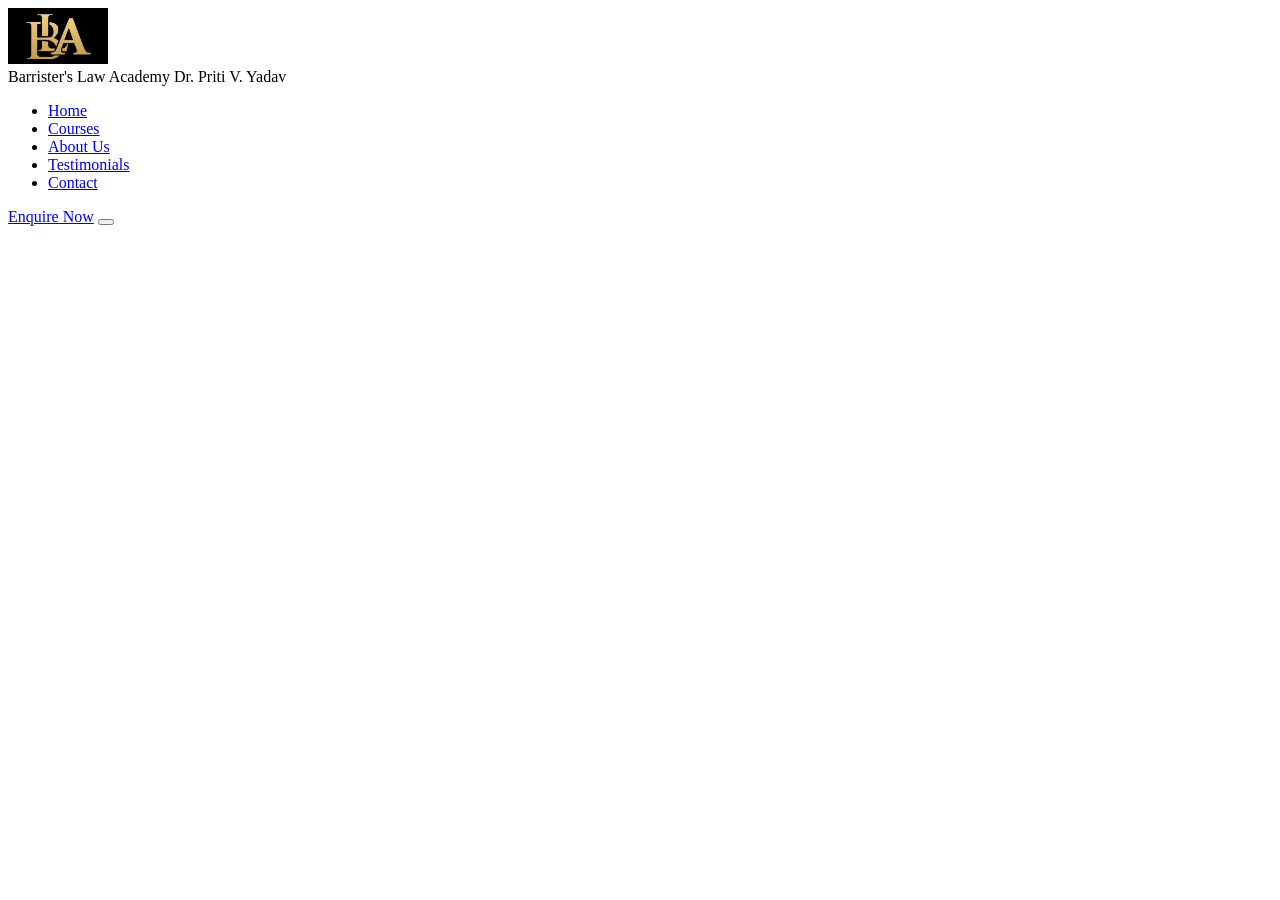
<file: Neha_Website/bla-website1/bla-website/header.html>
<!DOCTYPE html>
<html lang="en">

<div class="container">
        <!-- Logo -->
        <!--<a href="index.html" class="nav-logo" aria-label="Barrister's Law Academy Home">
          <svg class="logo-mark" viewBox="0 0 48 48" fill="none" xmlns="http://www.w3.org/2000/svg" aria-hidden="true">
            <rect width="48" height="48" rx="4" fill="#1a2744"/>
            <path d="M12 36V12h10c2.8 0 5 0.7 6.5 2.1 1.5 1.4 2.2 3.2 2.2 5.4 0 1.6-0.4 3-1.2 4.1-0.8 1.1-1.9 1.8-3.4 2.2 1.8 0.3 3.2 1.1 4.2 2.4 1 1.3 1.5 2.9 1.5 4.8 0 2.4-0.8 4.3-2.4 5.7-1.6 1.4-3.9 2.1-6.8 2.1H12zm4.5-14h5c1.5 0 2.7-0.4 3.5-1.1 0.8-0.7 1.2-1.7 1.2-3 0-1.3-0.4-2.3-1.2-3-0.8-0.7-2-1.1-3.5-1.1h-5v8.2zm0 10.3h5.5c1.6 0 2.9-0.4 3.8-1.2 0.9-0.8 1.3-1.9 1.3-3.3 0-1.4-0.4-2.5-1.3-3.3-0.9-0.8-2.2-1.2-3.8-1.2h-5.5v9z" fill="#c9a227"/>
          </svg> -->
		  
		  <a href="index.html" class="nav-logo" aria-label="Barrister's Law Academy Home">
    <img src="images/gallery-16-2.jpeg" wid alt="Barrister's Law Academy Logo" class="" width = "100px">
			</a>
          <div class="nav-logo-text">
            <span class="name">Barrister's Law Academy</span>
            <span class="tagline"> Dr. Priti V. Yadav</span>
          </div>


        <!-- Nav Links -->
        <ul class="nav-links" id="navLinks" role="list">
          <li><a href="index.html" class="active">Home</a></li>
          <li><a href="pages/courses.html">Courses</a></li>
          <li><a href="pages/about.html">About Us</a></li>
          <li><a href="pages/testimonials.html">Testimonials</a></li>
          <li><a href="pages/contact.html">Contact</a></li>
        </ul>

        <a href="pages/contact.html" class="btn btn-gold nav-cta">Enquire Now</a>

        <!-- Mobile toggle -->
        <button class="nav-toggle" id="navToggle" aria-label="Toggle navigation" aria-expanded="false">
          <span></span><span></span><span></span>
        </button>
      </div>
</file>
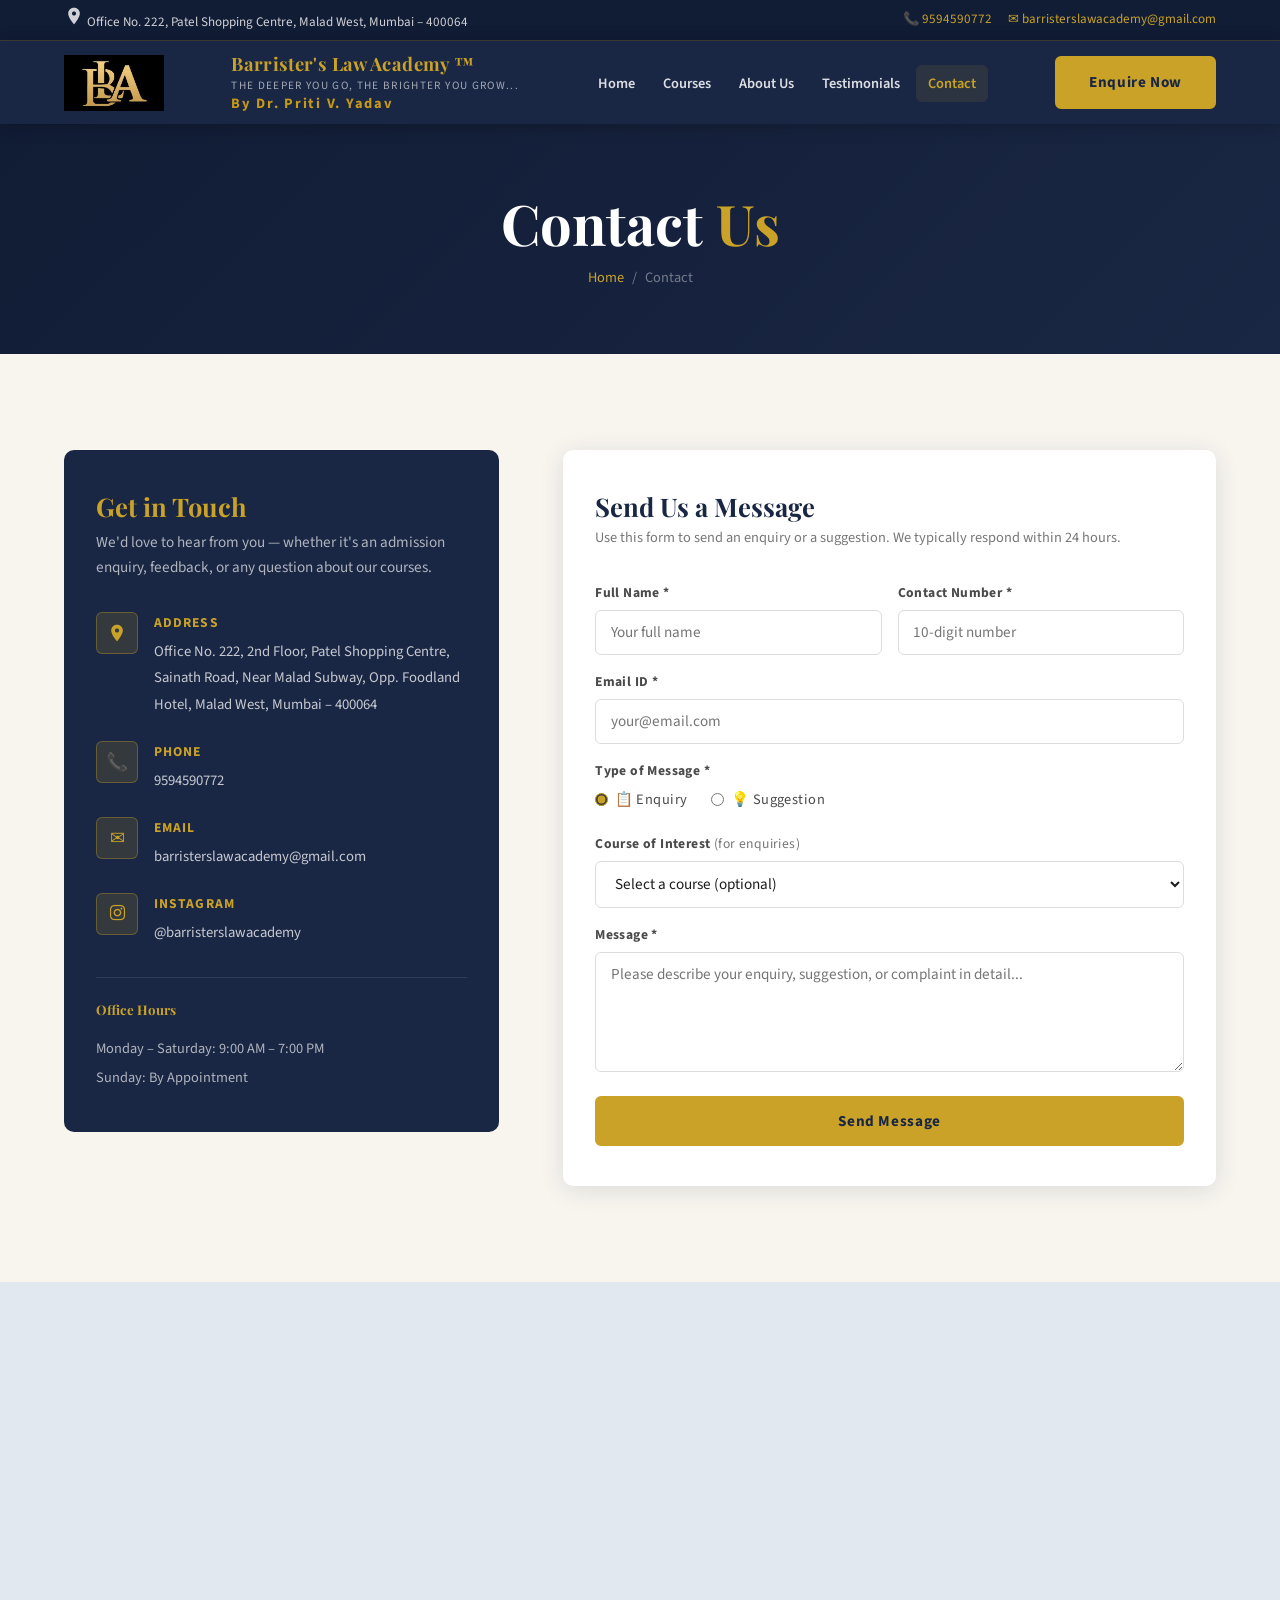
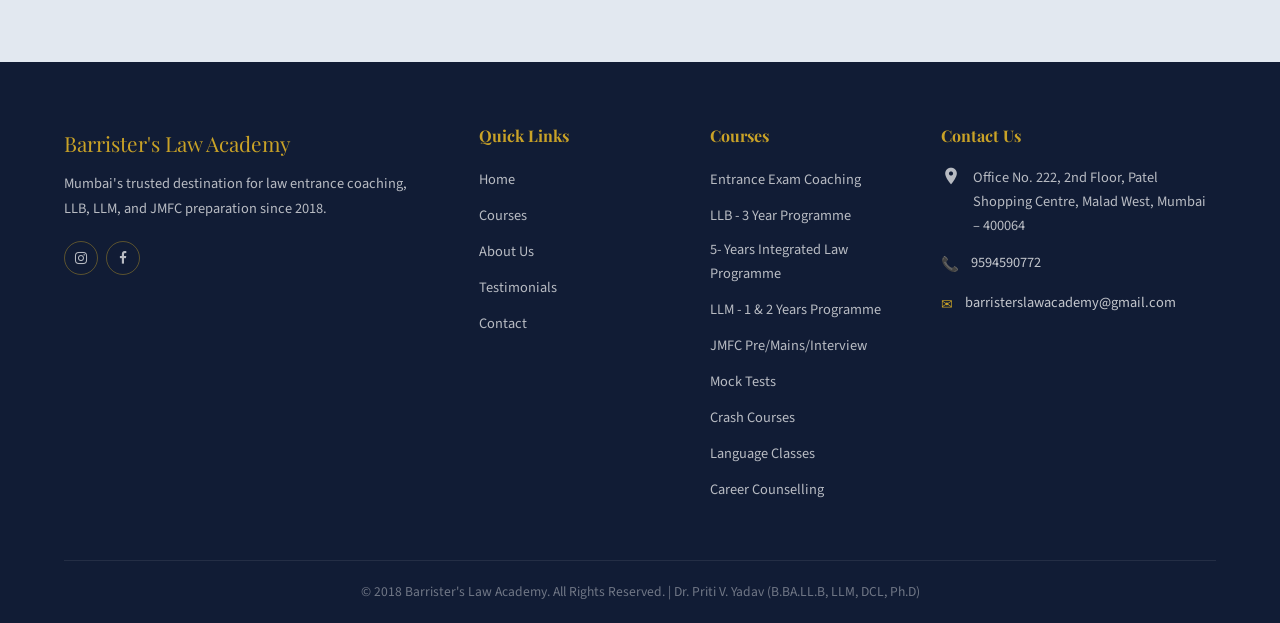
<file: Neha_Website/bla-website1/bla-website/pages/contact.html>
<!DOCTYPE html>
<html lang="en">
<head>
  <meta charset="UTF-8" />
  <meta name="viewport" content="width=device-width, initial-scale=1.0" />
  <meta name="description" content="Contact Barrister's Law Academy – send an enquiry, suggestion or complaint. Located in Malad West, Mumbai." />
  <title>Contact Us | Barrister's Law Academy</title>
  <link rel="preconnect" href="https://fonts.googleapis.com" />
  <link rel="preconnect" href="https://fonts.gstatic.com" crossorigin />
  <link href="https://fonts.googleapis.com/css2?family=Playfair+Display:wght@400;600;700&family=Source+Sans+3:wght@400;600;700&display=swap" rel="stylesheet" />
  <link rel="stylesheet" href="https://cdnjs.cloudflare.com/ajax/libs/font-awesome/4.7.0/css/font-awesome.min.css">
  <link rel="stylesheet" href="../css/style.css" />
  <meta name="viewport" content="width=device-width, initial-scale=1">
<link href="https://fonts.googleapis.com/icon?family=Material+Icons" rel="stylesheet">
</head>
<body>

  <!-- Top Bar -->
  <div class="topbar">
    <div class="container">
      <div class="topbar-left">
        <span><i class="material-icons" style="font-size:20px" >place</i> Office No. 222, Patel Shopping Centre, Malad West, Mumbai – 400064</span>
      </div>
      <div class="topbar-right">
        <a href="tel:9594590772">📞 9594590772</a>
        <a href="mailto:barristerslawacademy@gmail.com">✉ barristerslawacademy@gmail.com</a>
      </div>
    </div>
  </div>

  <!-- Navbar -->
  <header>
    <nav class="navbar" aria-label="Main navigation">
      <div class="container">
        <!-- Logo -->
        <!--<a href="index.html" class="nav-logo" aria-label="Barrister's Law Academy Home">
          <svg class="logo-mark" viewBox="0 0 48 48" fill="none" xmlns="http://www.w3.org/2000/svg" aria-hidden="true">
            <rect width="48" height="48" rx="4" fill="#1a2744"/>
            <path d="M12 36V12h10c2.8 0 5 0.7 6.5 2.1 1.5 1.4 2.2 3.2 2.2 5.4 0 1.6-0.4 3-1.2 4.1-0.8 1.1-1.9 1.8-3.4 2.2 1.8 0.3 3.2 1.1 4.2 2.4 1 1.3 1.5 2.9 1.5 4.8 0 2.4-0.8 4.3-2.4 5.7-1.6 1.4-3.9 2.1-6.8 2.1H12zm4.5-14h5c1.5 0 2.7-0.4 3.5-1.1 0.8-0.7 1.2-1.7 1.2-3 0-1.3-0.4-2.3-1.2-3-0.8-0.7-2-1.1-3.5-1.1h-5v8.2zm0 10.3h5.5c1.6 0 2.9-0.4 3.8-1.2 0.9-0.8 1.3-1.9 1.3-3.3 0-1.4-0.4-2.5-1.3-3.3-0.9-0.8-2.2-1.2-3.8-1.2h-5.5v9z" fill="#c9a227"/>
          </svg> -->

        <a href="../index.html" class="nav-logo" aria-label="Barrister's Law Academy Home">
          <img src="../images/gallery-16-2.jpeg" wid alt="Barrister's Law Academy Logo" class="" width= 100px height = 48px flex-shrink = 0>
        </a>
          <div class="nav-logo-text">
           <span class="name">Barrister's Law Academy &trade;</span>
                <span class="tagline">The deeper you go, the brighter you grow...</span>
                <span class="tagline3">By Dr. Priti V. Yadav</span>
          </div>
        </a>
        <ul class="nav-links" id="navLinks" role="list">
          <li><a href="../index.html">Home</a></li>
          <li><a href="courses.html">Courses</a></li>
          <li><a href="about.html">About Us</a></li>
          <li><a href="testimonials.html">Testimonials</a></li>
          <li><a href="contact.html" class="active">Contact</a></li>
        </ul>
        <a href="contact.html" class="btn btn-gold nav-cta">Enquire Now</a>
        <button class="nav-toggle" id="navToggle" aria-label="Toggle navigation" aria-expanded="false">
          <span></span><span></span><span></span>
        </button>
      </div>
    </nav>
  </header>

  <main>
    <!-- Page Hero -->
    <section class="page-hero">
      <div class="container">
        <h1>Contact <span>Us</span></h1>
        <nav class="breadcrumb" aria-label="Breadcrumb">
          <a href="../index.html">Home</a>
          <span>/</span>
          <span>Contact</span>
        </nav>
      </div>
    </section>

    <!-- Contact Section -->
    <section class="contact-section" aria-labelledby="contact-heading">
      <div class="container">
        <div class="contact-layout">

          <!-- Left: Info -->
          <aside>
            <div class="contact-info-box">
              <h3>Get in Touch</h3>
              <p>We'd love to hear from you — whether it's an admission enquiry, feedback, or any question about our courses.</p>
		
              <div class="contact-detail">
                <div class="icon-box" aria-hidden="true"><i class="material-icons" style="font-size:20px" >place</i></div>
                <div>
                  <strong>Address</strong>
                  <span>Office No. 222, 2nd Floor, Patel Shopping Centre, Sainath Road, Near Malad Subway, Opp. Foodland Hotel, Malad West, Mumbai – 400064</span>
                </div>
              </div>

              <div class="contact-detail">
                <div class="icon-box" aria-hidden="true">📞</div>
                <div>
                  <strong>Phone</strong>
                  <span><a href="javascript:void(0);" style="color:rgba(255,255,255,0.75)";  onclick="alert('Please dial 9594590772 for any query')">9594590772</a></span>
                </div>
              </div>
              <div class="contact-detail">
                <div class="icon-box" aria-hidden="true">✉</div>
                <div>
                  <strong>Email</strong>
                  <span><a href="mailto:barristerslawacademy@gmail.com" style="color:rgba(255,255,255,0.75);">barristerslawacademy@gmail.com</a></span>
                </div>
              </div>

              <div class="contact-detail">
                <div class="icon-box" aria-hidden="true"><i class="fa fa-instagram"></i></div>
                <div>
                  <strong>Instagram</strong>
				  
                  <span><a href="https://www.instagram.com/barristerslawacademy" target="_blank" rel="noopener" style="color:rgba(255,255,255,0.75);">@barristerslawacademy</a></span>
                </div>
              </div>

              <!-- Hours -->
              <div style="margin-top:2rem; padding-top:1.5rem; border-top:1px solid rgba(255,255,255,0.1);">
                <h5 style="color:var(--gold); font-family:'Playfair Display',serif; margin-bottom:1rem;">Office Hours</h5>
                <div style="font-size:0.9rem; color:rgba(255,255,255,0.65); line-height:2;">
                  <div>Monday – Saturday: 9:00 AM – 7:00 PM</div>
                  <div>Sunday: By Appointment</div>
                </div>
              </div>
            </div>
          </aside>

          <!-- Right: Form -->
          <div>
            <div class="contact-form-box">
              <h3>Send Us a Message</h3>
              <p>Use this form to send an enquiry or a suggestion. We typically respond within 24 hours.</p>

              <form id="contactForm" action="https://api.web3forms.com/submit" method="POST" enctype="multipart/form-data">
			  <input type="hidden" name="from_name" value="Barrister's Law Academy">
		  <input type="hidden" name="access_key" value="9048cb7b-ba1b-49e8-9196-6e53ab30362b">
                <div class="form-row">
                  <div class="form-group">
                    <label for="cf-name">Full Name *</label>
                    <input type="text" id="cf-name" name="Name" placeholder="Your full name" required />
                  </div>
                  <div class="form-group">
                    <label for="cf-phone">Contact Number *</label>
                    <input type="tel" id="cf-phone" name="Contact" placeholder="10-digit number" required pattern="[0-9]{10}" />
                  </div>
                </div>

                <div class="form-group">
                  <label for="cf-email">Email ID *</label>
                  <input type="email" id="cf-email" name="Email" placeholder="your@email.com" required />
                </div>

                <!-- Message Type -->
                <div class="form-group">
                  <label>Type of Message *</label>
                  <div class="form-radio-group" role="radiogroup" aria-label="Message type">
                    <label>
                      <input type="radio" name="MessageType" value="Enquiry" checked required />
                      📋 Enquiry
                    </label>
                    <label>
                      <input type="radio" name="MessageType" value="Suggestion" />
                      💡 Suggestion
                    </label>
                   
                  </div>
                </div>

                <div class="form-group" id="course-field">
                  <label for="cf-course">Course of Interest <span style="color:var(--text-light); font-weight:400;">(for enquiries)</span></label>
                  <select id="cf-course" name="Course">
                    <option value="">Select a course (optional)</option>
                    <option>MHCET / CLAT / LSAT / SLAT / AILET Entrance</option>
                    <option>LLB – 3 Year Course</option>
                    <option>B.A.LL.B / B.BA.LL.B – 5 Year Course</option>
                    <option>LLM – 1 &amp; 2 Year Course</option>
                    <option>JMFC Preparation</option>
                    <option>Crash Course</option>
                    <option>Mock Tests</option>
                    <option>Career Counselling</option>
                  </select>
                </div>

                <div class="form-group">
                  <label for="cf-message">Message *</label>
                  <textarea id="cf-message" name="Message" placeholder="Please describe your enquiry, suggestion, or complaint in detail..." required style="min-height:120px;"></textarea>
                </div>

                <!-- CAPTCHA -->
               <!-- <div class="captcha-box">
                  <input type="checkbox" id="cf-captcha" required />
                  <label for="cf-captcha" style="font-size:0.88rem; cursor:pointer;">I'm not a robot</label>
                  <div class="captcha-logo">🛡<br/>hCaptcha</div>
                </div>-->

                <button type="submit" class="btn btn-gold" style="width:100%;">Send Message</button>
              </form>
            </div>
          </div>

        </div>
      </div>
    </section>

    <!-- Map Section -->
    <div class="map-section" aria-label="Location map">
      <iframe
        src="https://www.google.com/maps/embed?pb=!1m18!1m12!1m3!1d3768.0!2d72.838!3d19.187!2m3!1f0!2f0!3f0!3m2!1i1024!2i768!4f13.1!3m3!1m2!1s0x0%3A0x0!2sPatel+Shopping+Centre+Malad+West!5e0!3m2!1sen!2sin!4v1"
        allowfullscreen=""
        loading="lazy"
        referrerpolicy="no-referrer-when-downgrade"
        title="Barrister's Law Academy location map"
      ></iframe>
    </div>

  </main>

  <!-- Footer -->
  <footer>
    <div class="container">
      <div class="footer-grid">
        <div class="footer-brand">
          <div class="name">Barrister's Law Academy</div>
          <p>Mumbai's trusted destination for law entrance coaching, LLB, LLM, and JMFC preparation since 2018.</p>
          <div class="footer-social">
            <a href="https://www.instagram.com/barristerslawacademy" target="_blank" rel="noopener" 
                       aria-label="Instagram"><i class="fa fa-instagram"></i></a>
                    <a href="https://www.facebook.com/barristerslawacademy" target="_blank" rel="noopener" aria-label="Facebook"><i class="fa fa-facebook"></i></a>
          </div>
        </div>
        <div class="footer-col">
          <h5>Quick Links</h5>
          <ul>
            <li><a href="../index.html">Home</a></li>
            <li><a href="courses.html">Courses</a></li>
            <li><a href="about.html">About Us</a></li>
            <li><a href="testimonials.html">Testimonials</a></li>
            <li><a href="contact.html">Contact</a></li>
          </ul>
        </div>
        <div class="footer-col">
          <h5>Courses</h5>
            <ul>
              <li><a href="courses.html">Entrance Exam Coaching</a></li>
              <li><a href="courses.html">LLB - 3 Year Programme</a></li>
              <li><a href="courses.html">5- Years Integrated Law Programme</a></li>
              <li><a href="courses.html">LLM - 1 & 2 Years Programme</a></li>
              <li><a href="courses.html">JMFC Pre/Mains/Interview</a></li>
              <li><a href="courses.html">Mock Tests</a></li>
              <li><a href="courses.html">Crash Courses</a></li>
              <li><a href="courses.html">Language Classes</a></li>
              <li><a href="courses.html">Career Counselling</a></li>
            </ul>
        </div>
        <div class="footer-col">
          <h5>Contact Us</h5>
          <div class="footer-contact-item">
            <span><i class="material-icons" style="font-size:20px">place</i></span>
            <span>Office No. 222, 2nd Floor, Patel Shopping Centre, Malad West, Mumbai – 400064</span>
          </div>
          <div class="footer-contact-item">
            <span class="icon">📞</span>			
            <span><a href="javascript:void(0);" style="color:rgba(255,255,255,0.75);" onclick="alert('Please dial 9594590772 for any query')">9594590772</a></span>
          </div>
          <div class="footer-contact-item">
            <span class="icon">✉</span>
            <span><a href="mailto:barristerslawacademy@gmail.com" style="color:rgba(255,255,255,0.75);">barristerslawacademy@gmail.com</a></span>
          </div>
        </div>
      </div>
    </div>
    <div class="footer-bottom">
      <div class="container">
        &copy; 2018 Barrister's Law Academy. All Rights Reserved. |  Dr. Priti V. Yadav (B.BA.LL.B, LLM, DCL, Ph.D)
      </div>
    </div>
  </footer>

  <script>
    // Nav toggle
    const navToggle = document.getElementById('navToggle');
    const navLinks  = document.getElementById('navLinks');
    navToggle.addEventListener('click', () => {
      const open = navLinks.classList.toggle('open');
      navToggle.setAttribute('aria-expanded', open);
    });

    // Show/hide course selector based on message type
    const radioInputs = document.querySelectorAll('input[name="MessageType"]');
    const courseField = document.getElementById('course-field');
    radioInputs.forEach(radio => {
      radio.addEventListener('change', () => {
        courseField.style.display = radio.value === 'Enquiry' ? '' : 'none';
      });
    });
  </script>
</body>
</html>
</file>
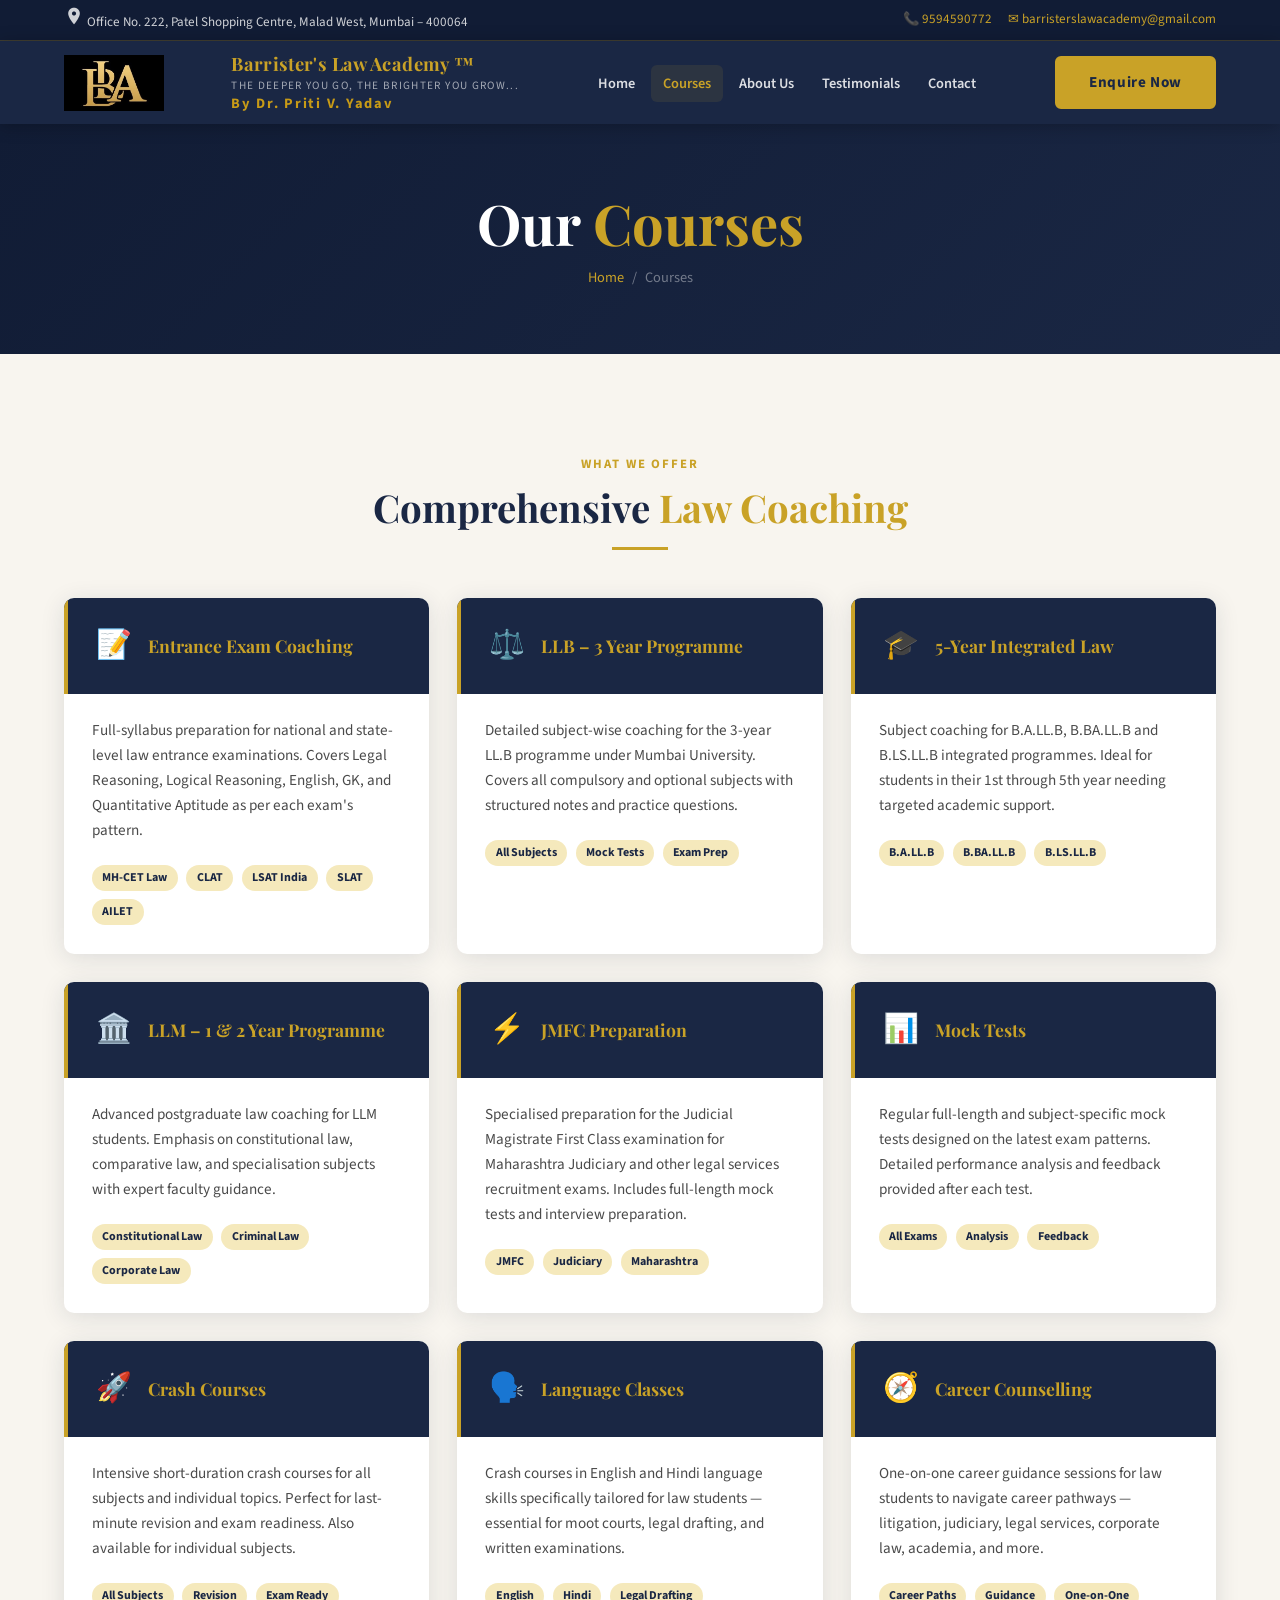
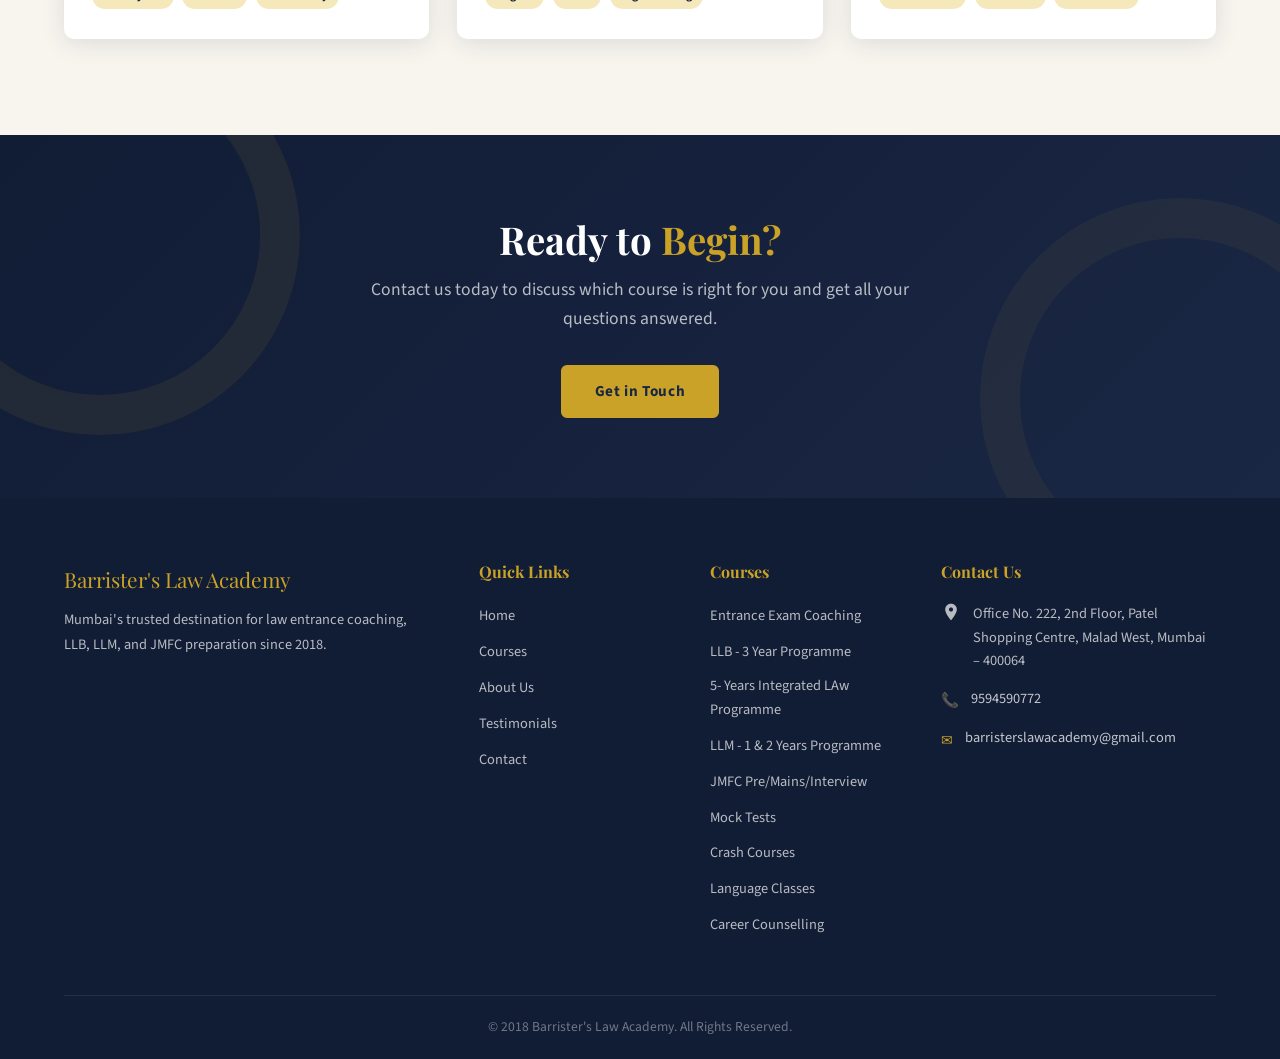
<file: Neha_Website/bla-website1/bla-website/pages/courses.html>
<!DOCTYPE html>
<html lang="en">
<head>
  <meta charset="UTF-8" />
  <meta name="viewport" content="width=device-width, initial-scale=1.0" />
  <meta name="description" content="Courses offered at Barrister's Law Academy – CET, CLAT, LLB, LLM, JMFC, Crash Courses and more." />
  <title>Courses | Barrister's Law Academy</title>
  <link rel="preconnect" href="https://fonts.googleapis.com" />
  <link rel="preconnect" href="https://fonts.gstatic.com" crossorigin />
  <link href="https://fonts.googleapis.com/css2?family=Playfair+Display:wght@400;600;700&family=Source+Sans+3:wght@400;600;700&display=swap" rel="stylesheet" />
  <link rel="stylesheet" href="https://cdnjs.cloudflare.com/ajax/libs/font-awesome/4.7.0/css/font-awesome.min.css">
   <meta name="viewport" content="width=device-width, initial-scale=1">
<link href="https://fonts.googleapis.com/icon?family=Material+Icons" rel="stylesheet">
  <link rel="stylesheet" href="../css/style.css" />
</head>
<body>

  <!-- Top Bar -->
  <div class="topbar">
    <div class="container">
      <div class="topbar-left">
        <span><i class="material-icons" style="font-size:20px" >place</i> Office No. 222, Patel Shopping Centre, Malad West, Mumbai – 400064</span>
      </div>
      <div class="topbar-right">
        <a href="tel:9594590772">📞 9594590772</a>
        <a href="mailto:barristerslawacademy@gmail.com">✉ barristerslawacademy@gmail.com</a>
      </div>
    </div>
  </div>

  <!-- Navbar -->
  <header>
    <nav class="navbar" aria-label="Main navigation">
      <div class="container">
        <!-- Logo -->
        <!--<a href="index.html" class="nav-logo" aria-label="Barrister's Law Academy Home">
          <svg class="logo-mark" viewBox="0 0 48 48" fill="none" xmlns="http://www.w3.org/2000/svg" aria-hidden="true">
            <rect width="48" height="48" rx="4" fill="#1a2744"/>
            <path d="M12 36V12h10c2.8 0 5 0.7 6.5 2.1 1.5 1.4 2.2 3.2 2.2 5.4 0 1.6-0.4 3-1.2 4.1-0.8 1.1-1.9 1.8-3.4 2.2 1.8 0.3 3.2 1.1 4.2 2.4 1 1.3 1.5 2.9 1.5 4.8 0 2.4-0.8 4.3-2.4 5.7-1.6 1.4-3.9 2.1-6.8 2.1H12zm4.5-14h5c1.5 0 2.7-0.4 3.5-1.1 0.8-0.7 1.2-1.7 1.2-3 0-1.3-0.4-2.3-1.2-3-0.8-0.7-2-1.1-3.5-1.1h-5v8.2zm0 10.3h5.5c1.6 0 2.9-0.4 3.8-1.2 0.9-0.8 1.3-1.9 1.3-3.3 0-1.4-0.4-2.5-1.3-3.3-0.9-0.8-2.2-1.2-3.8-1.2h-5.5v9z" fill="#c9a227"/>
          </svg> -->

        <a href="../index.html" class="nav-logo" aria-label="Barrister's Law Academy Home">
          <img src="../images/gallery-16-2.jpeg" wid alt="Barrister's Law Academy Logo" class="" width= 100px height = 48px flex-shrink = 0>
        </a>
          <div class="nav-logo-text">
           <span class="name">Barrister's Law Academy &trade;</span>
                <span class="tagline">The deeper you go, the brighter you grow...</span>
                <span class="tagline3">By Dr. Priti V. Yadav</span>
          </div>
        </a>
        <ul class="nav-links" id="navLinks" role="list">
          <li><a href="../index.html">Home</a></li>
          <li><a href="courses.html" class="active">Courses</a></li>
          <li><a href="about.html">About Us</a></li>
          <li><a href="testimonials.html">Testimonials</a></li>
          <li><a href="contact.html">Contact</a></li>
        </ul>
        <a href="contact.html" class="btn btn-gold nav-cta">Enquire Now</a>
        <button class="nav-toggle" id="navToggle" aria-label="Toggle navigation" aria-expanded="false">
          <span></span><span></span><span></span>
        </button>
      </div>
    </nav>
  </header>

  <main>
    <!-- Page Hero -->
    <section class="page-hero">
      <div class="container">
        <h1>Our <span>Courses</span></h1>
        <nav class="breadcrumb" aria-label="Breadcrumb">
          <a href="../index.html">Home</a>
          <span>/</span>
          <span>Courses</span>
        </nav>
      </div>
    </section>

    <!-- Courses Section -->
    <section class="courses-page-section" aria-labelledby="courses-page-heading">
      <div class="container text-center">
        <span class="section-tag">What We Offer</span>
        <h2 id="courses-page-heading" class="section-title">Comprehensive <span>Law Coaching</span></h2>
        <div class="divider center"></div>

        <!-- Full course grid -->
        <div class="courses-grid" style="text-align:left; margin-top:3rem;">

          <article class="course-card">
            <div class="course-card-header">
              <span class="icon" aria-hidden="true">📝</span>
              <h3>Entrance Exam Coaching</h3>
            </div>
            <div class="course-card-body">
              <p>Full-syllabus preparation for national and state-level law entrance examinations. Covers Legal Reasoning, Logical Reasoning, English, GK, and Quantitative Aptitude as per each exam's pattern.</p>
              <span class="course-tag">MH-CET Law</span>
              <span class="course-tag">CLAT</span>
              <span class="course-tag">LSAT India</span>
              <span class="course-tag">SLAT</span>
              <span class="course-tag">AILET</span>
            </div>
          </article>

          <article class="course-card">
            <div class="course-card-header">
              <span class="icon" aria-hidden="true">⚖️</span>
              <h3>LLB – 3 Year Programme</h3>
            </div>
            <div class="course-card-body">
              <p>Detailed subject-wise coaching for the 3-year LL.B programme under Mumbai University. Covers all compulsory and optional subjects with structured notes and practice questions.</p>
              <span class="course-tag">All Subjects</span>
              <span class="course-tag">Mock Tests</span>
              <span class="course-tag">Exam Prep</span>
            </div>
          </article>

          <article class="course-card">
            <div class="course-card-header">
              <span class="icon" aria-hidden="true">🎓</span>
              <h3>5-Year Integrated Law</h3>
            </div>
            <div class="course-card-body">
              <p>Subject coaching for B.A.LL.B, B.BA.LL.B and B.LS.LL.B integrated programmes. Ideal for students in their 1st through 5th year needing targeted academic support.</p>
              <span class="course-tag">B.A.LL.B</span>
              <span class="course-tag">B.BA.LL.B</span>
              <span class="course-tag">B.LS.LL.B</span>
            </div>
          </article>

          <article class="course-card">
            <div class="course-card-header">
              <span class="icon" aria-hidden="true">🏛️</span>
              <h3>LLM – 1 &amp; 2 Year Programme</h3>
            </div>
            <div class="course-card-body">
              <p>Advanced postgraduate law coaching for LLM students. Emphasis on constitutional law, comparative law, and specialisation subjects with expert faculty guidance.</p>
              <span class="course-tag">Constitutional Law</span>
              <span class="course-tag">Criminal Law</span>
              <span class="course-tag">Corporate Law</span>
            </div>
          </article>

          <article class="course-card">
            <div class="course-card-header">
              <span class="icon" aria-hidden="true">⚡</span>
              <h3>JMFC Preparation</h3>
            </div>
            <div class="course-card-body">
              <p>Specialised preparation for the Judicial Magistrate First Class examination for Maharashtra Judiciary and other legal services recruitment exams. Includes full-length mock tests and interview preparation.</p>
              <span class="course-tag">JMFC</span>
              <span class="course-tag">Judiciary</span>
              <span class="course-tag">Maharashtra</span>
            </div>
          </article>

          <article class="course-card">
            <div class="course-card-header">
              <span class="icon" aria-hidden="true">📊</span>
              <h3>Mock Tests</h3>
            </div>
            <div class="course-card-body">
              <p>Regular full-length and subject-specific mock tests designed on the latest exam patterns. Detailed performance analysis and feedback provided after each test.</p>
              <span class="course-tag">All Exams</span>
              <span class="course-tag">Analysis</span>
              <span class="course-tag">Feedback</span>
            </div>
          </article>

          <article class="course-card">
            <div class="course-card-header">
              <span class="icon" aria-hidden="true">🚀</span>
              <h3>Crash Courses</h3>
            </div>
            <div class="course-card-body">
              <p>Intensive short-duration crash courses for all subjects and individual topics. Perfect for last-minute revision and exam readiness. Also available for individual subjects.</p>
              <span class="course-tag">All Subjects</span>
              <span class="course-tag">Revision</span>
              <span class="course-tag">Exam Ready</span>
            </div>
          </article>

          <article class="course-card">
            <div class="course-card-header">
              <span class="icon" aria-hidden="true">🗣️</span>
              <h3>Language Classes</h3>
            </div>
            <div class="course-card-body">
              <p>Crash courses in English and Hindi language skills specifically tailored for law students — essential for moot courts, legal drafting, and written examinations.</p>
              <span class="course-tag">English</span>
              <span class="course-tag">Hindi</span>
              <span class="course-tag">Legal Drafting</span>
            </div>
          </article>

          <article class="course-card">
            <div class="course-card-header">
              <span class="icon" aria-hidden="true">🧭</span>
              <h3>Career Counselling</h3>
            </div>
            <div class="course-card-body">
              <p>One-on-one career guidance sessions for law students to navigate career pathways — litigation, judiciary, legal services, corporate law, academia, and more.</p>
              <span class="course-tag">Career Paths</span>
              <span class="course-tag">Guidance</span>
              <span class="course-tag">One-on-One</span>
            </div>
          </article>

        </div>
      </div>
    </section>

    <!-- CTA -->
    <section class="cta-banner">
      <div class="container">
        <h2>Ready to <span>Begin?</span></h2>
        <p>Contact us today to discuss which course is right for you and get all your questions answered.</p>
        <a href="contact.html" class="btn btn-gold">Get in Touch</a>
      </div>
    </section>
  </main>

  <!-- Footer -->
  <footer>
    <div class="container">
      <div class="footer-grid">
        <div class="footer-brand">
          <div class="name">Barrister's Law Academy</div>
          <p>Mumbai's trusted destination for law entrance coaching, LLB, LLM, and JMFC preparation since 2018.</p>
        </div>
        <div class="footer-col">
          <h5>Quick Links</h5>
          <ul>
            <li><a href="../index.html">Home</a></li>
            <li><a href="courses.html">Courses</a></li>
            <li><a href="about.html">About Us</a></li>
            <li><a href="testimonials.html">Testimonials</a></li>
            <li><a href="contact.html">Contact</a></li>
          </ul>
        </div>
        <div class="footer-col">
          <h5>Courses</h5>
          <ul>
              <li><a href="courses.html">Entrance Exam Coaching</a></li>
              <li><a href="courses.html">LLB - 3 Year Programme</a></li>
              <li><a href="courses.html">5- Years Integrated LAw Programme</a></li>
              <li><a href="courses.html">LLM - 1 & 2 Years Programme</a></li>
              <li><a href="courses.html">JMFC Pre/Mains/Interview</a></li>
              <li><a href="courses.html">Mock Tests</a></li>
              <li><a href="courses.html">Crash Courses</a></li>
              <li><a href="courses.html">Language Classes</a></li>
              <li><a href="courses.html">Career Counselling</a></li>
          </ul>
        </div>
        <div class="footer-col">
          <h5>Contact Us</h5>
          <div class="footer-contact-item">
            <span><i class="material-icons" style="font-size:20px">place</i></span>
            <span>Office No. 222, 2nd Floor, Patel Shopping Centre, Malad West, Mumbai – 400064</span>
          </div>
          <div class="footer-contact-item">
            <span class="icon">📞</span>
            <span><a href="tel:9594590772" style="color:rgba(255,255,255,0.75);">9594590772</a></span>
          </div>
          <div class="footer-contact-item">
            <span class="icon">✉</span>
            <span><p barristerslawacademy@gmail.com style="color:rgba(255,255,255,0.75);">barristerslawacademy@gmail.com</p></span>
          </div>
        </div>
      </div>
    </div>
    <div class="footer-bottom">
      <div class="container">
        &copy; 2018 Barrister's Law Academy. All Rights Reserved.
      </div>
    </div>
  </footer>

  <script>
    const navToggle = document.getElementById('navToggle');
    const navLinks  = document.getElementById('navLinks');
    navToggle.addEventListener('click', () => {
      const open = navLinks.classList.toggle('open');
      navToggle.setAttribute('aria-expanded', open);
    });
  </script>
</body>
</html>
</file>
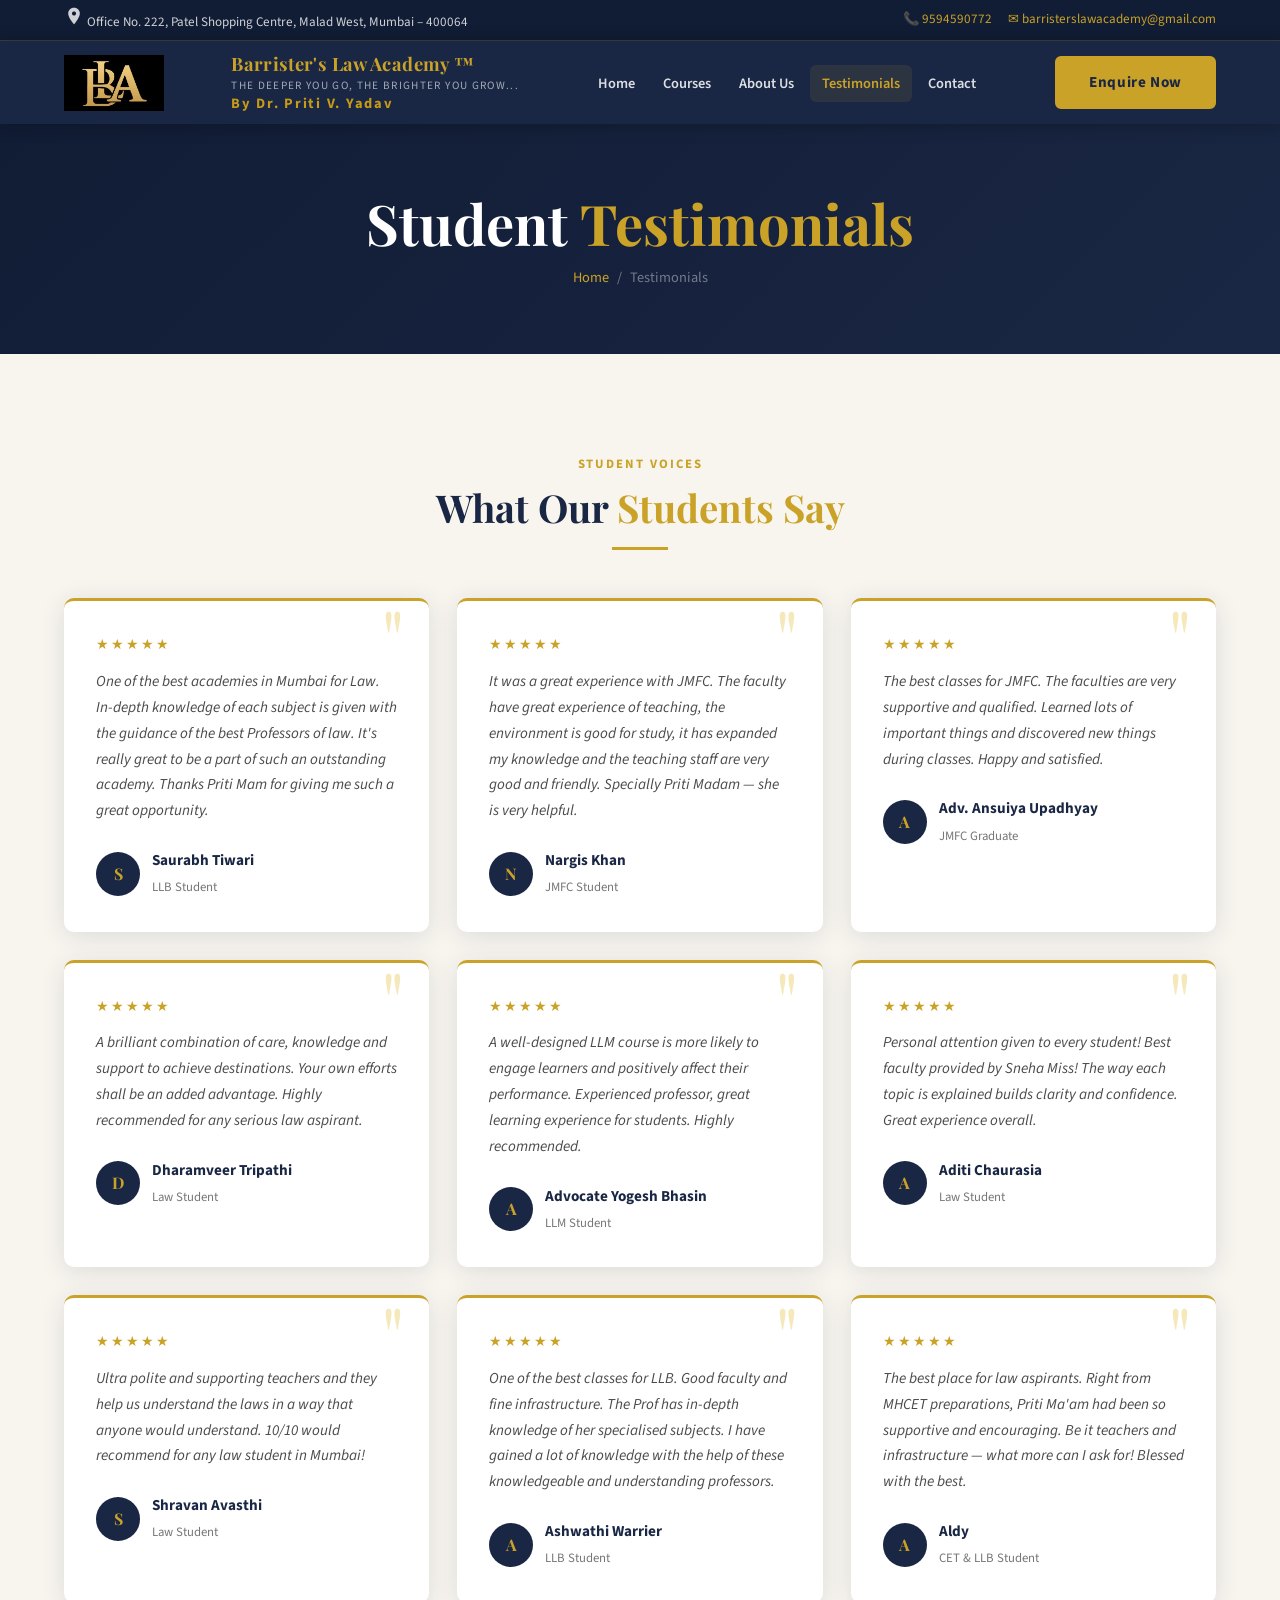
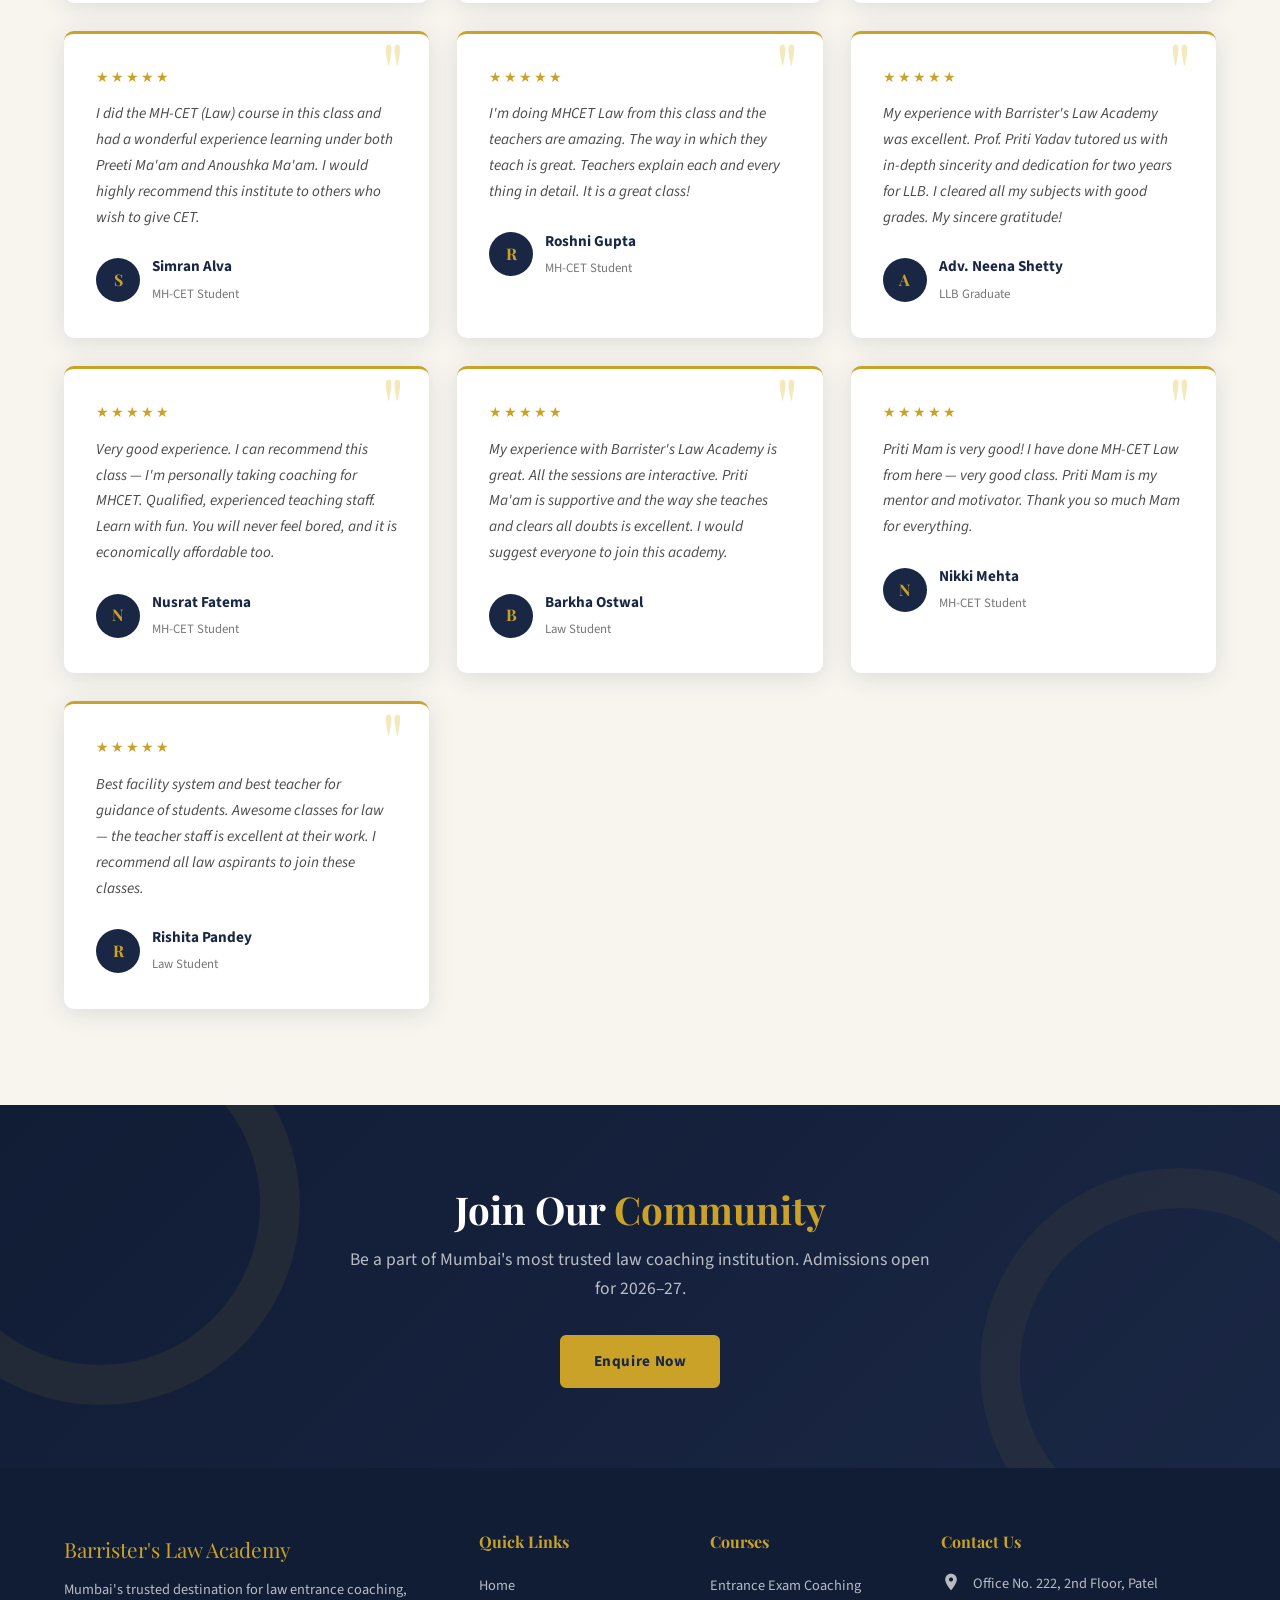
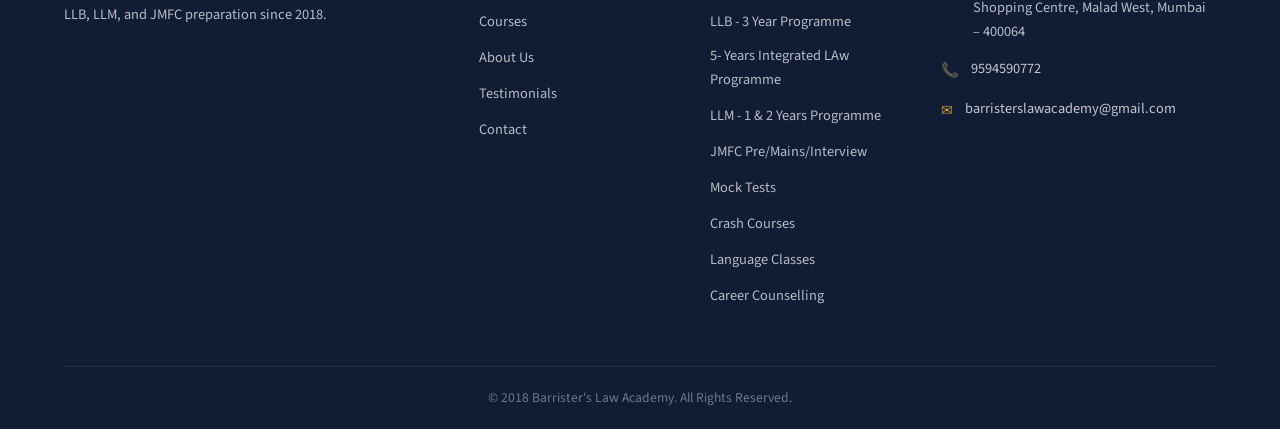
<file: Neha_Website/bla-website1/bla-website/pages/testimonials.html>
<!DOCTYPE html>
<html lang="en">
<head>
  <meta charset="UTF-8" />
  <meta name="viewport" content="width=device-width, initial-scale=1.0" />
  <meta name="description" content="Student reviews and testimonials for Barrister's Law Academy, Mumbai." />
  <title>Testimonials | Barrister's Law Academy</title>
  <link rel="preconnect" href="https://fonts.googleapis.com" />
  <link rel="preconnect" href="https://fonts.gstatic.com" crossorigin />
  <link href="https://fonts.googleapis.com/css2?family=Playfair+Display:wght@400;600;700&family=Source+Sans+3:wght@400;600;700&display=swap" rel="stylesheet" />
  <link rel="stylesheet" href="../css/style.css" />
	<link rel="stylesheet" href="https://cdnjs.cloudflare.com/ajax/libs/font-awesome/4.7.0/css/font-awesome.min.css">
	 <meta name="viewport" content="width=device-width, initial-scale=1">
<link href="https://fonts.googleapis.com/icon?family=Material+Icons" rel="stylesheet">
</head>
<body>

  <!-- Top Bar -->
  <div class="topbar">
    <div class="container">
      <div class="topbar-left">
       <span><i class="material-icons" style="font-size:20px" >place</i> Office No. 222, Patel Shopping Centre, Malad West, Mumbai – 400064</span>
      </div>
      <div class="topbar-right">
        <a href="tel:9594590772">📞 9594590772</a>
        <a href="mailto:barristerslawacademy@gmail.com">✉ barristerslawacademy@gmail.com</a>
      </div>
    </div>
  </div>

  <!-- Navbar -->
  <header>
    <nav class="navbar" aria-label="Main navigation">
      <div class="container">
        <!-- Logo -->
        <!--<a href="index.html" class="nav-logo" aria-label="Barrister's Law Academy Home">
          <svg class="logo-mark" viewBox="0 0 48 48" fill="none" xmlns="http://www.w3.org/2000/svg" aria-hidden="true">
            <rect width="48" height="48" rx="4" fill="#1a2744"/>
            <path d="M12 36V12h10c2.8 0 5 0.7 6.5 2.1 1.5 1.4 2.2 3.2 2.2 5.4 0 1.6-0.4 3-1.2 4.1-0.8 1.1-1.9 1.8-3.4 2.2 1.8 0.3 3.2 1.1 4.2 2.4 1 1.3 1.5 2.9 1.5 4.8 0 2.4-0.8 4.3-2.4 5.7-1.6 1.4-3.9 2.1-6.8 2.1H12zm4.5-14h5c1.5 0 2.7-0.4 3.5-1.1 0.8-0.7 1.2-1.7 1.2-3 0-1.3-0.4-2.3-1.2-3-0.8-0.7-2-1.1-3.5-1.1h-5v8.2zm0 10.3h5.5c1.6 0 2.9-0.4 3.8-1.2 0.9-0.8 1.3-1.9 1.3-3.3 0-1.4-0.4-2.5-1.3-3.3-0.9-0.8-2.2-1.2-3.8-1.2h-5.5v9z" fill="#c9a227"/>
          </svg> -->

        <a href="../index.html" class="nav-logo" aria-label="Barrister's Law Academy Home">
          <img src="../images/gallery-16-2.jpeg" wid alt="Barrister's Law Academy Logo" class="" width= 100px height = 48px flex-shrink = 0>
        </a>
          <div class="nav-logo-text">
           <span class="name">Barrister's Law Academy &trade;</span>
                <span class="tagline">The deeper you go, the brighter you grow...</span>
                <span class="tagline3">By Dr. Priti V. Yadav</span>
          </div>
        </a>
        <ul class="nav-links" id="navLinks" role="list">
          <li><a href="../index.html">Home</a></li>
          <li><a href="courses.html">Courses</a></li>
          <li><a href="about.html">About Us</a></li>
          <li><a href="testimonials.html" class="active">Testimonials</a></li>
          <li><a href="contact.html">Contact</a></li>
        </ul>
        <a href="contact.html" class="btn btn-gold nav-cta">Enquire Now</a>
        <button class="nav-toggle" id="navToggle" aria-label="Toggle navigation" aria-expanded="false">
          <span></span><span></span><span></span>
        </button>
      </div>
    </nav>
  </header>

  <main>
    <!-- Page Hero -->
    <section class="page-hero">
      <div class="container">
        <h1>Student <span>Testimonials</span></h1>
        <nav class="breadcrumb" aria-label="Breadcrumb">
          <a href="../index.html">Home</a>
          <span>/</span>
          <span>Testimonials</span>
        </nav>
      </div>
    </section>

    <!-- Testimonials Grid -->
    <section class="testimonials-page-section" aria-labelledby="testimonials-page-heading">
      <div class="container text-center">
        <span class="section-tag">Student Voices</span>
        <h2 id="testimonials-page-heading" class="section-title">What Our <span>Students Say</span></h2>
        <div class="divider center"></div>

        <div class="testimonials-grid" style="text-align:left; margin-top:3rem;">

          <article class="testimonial-card">
            <div class="stars" aria-label="5 stars">★★★★★</div>
            <p class="testimonial-text">One of the best academies in Mumbai for Law. In-depth knowledge of each subject is given with the guidance of the best Professors of law. It's really great to be a part of such an outstanding academy. Thanks Priti Mam for giving me such a great opportunity.</p>
            <div class="testimonial-author">
              <div class="author-avatar" aria-hidden="true">S</div>
              <div class="author-info">
                <strong>Saurabh Tiwari</strong>
                <span>LLB Student</span>
              </div>
            </div>
          </article>

          <article class="testimonial-card">
            <div class="stars" aria-label="5 stars">★★★★★</div>
            <p class="testimonial-text">It was a great experience with JMFC. The faculty have great experience of teaching, the environment is good for study, it has expanded my knowledge and the teaching staff are very good and friendly. Specially Priti Madam — she is very helpful.</p>
            <div class="testimonial-author">
              <div class="author-avatar" aria-hidden="true">N</div>
              <div class="author-info">
                <strong>Nargis Khan</strong>
                <span>JMFC Student</span>
              </div>
            </div>
          </article>

          <article class="testimonial-card">
            <div class="stars" aria-label="5 stars">★★★★★</div>
            <p class="testimonial-text">The best classes for JMFC. The faculties are very supportive and qualified. Learned lots of important things and discovered new things during classes. Happy and satisfied.</p>
            <div class="testimonial-author">
              <div class="author-avatar" aria-hidden="true">A</div>
              <div class="author-info">
                <strong>Adv. Ansuiya Upadhyay</strong>
                <span>JMFC Graduate</span>
              </div>
            </div>
          </article>

          <article class="testimonial-card">
            <div class="stars" aria-label="5 stars">★★★★★</div>
            <p class="testimonial-text">A brilliant combination of care, knowledge and support to achieve destinations. Your own efforts shall be an added advantage. Highly recommended for any serious law aspirant.</p>
            <div class="testimonial-author">
              <div class="author-avatar" aria-hidden="true">D</div>
              <div class="author-info">
                <strong>Dharamveer Tripathi</strong>
                <span>Law Student</span>
              </div>
            </div>
          </article>

          <article class="testimonial-card">
            <div class="stars" aria-label="5 stars">★★★★★</div>
            <p class="testimonial-text">A well-designed LLM course is more likely to engage learners and positively affect their performance. Experienced professor, great learning experience for students. Highly recommended.</p>
            <div class="testimonial-author">
              <div class="author-avatar" aria-hidden="true">A</div>
              <div class="author-info">
                <strong>Advocate Yogesh Bhasin</strong>
                <span>LLM Student</span>
              </div>
            </div>
          </article>

          <article class="testimonial-card">
            <div class="stars" aria-label="5 stars">★★★★★</div>
            <p class="testimonial-text">Personal attention given to every student! Best faculty provided by Sneha Miss! The way each topic is explained builds clarity and confidence. Great experience overall.</p>
            <div class="testimonial-author">
              <div class="author-avatar" aria-hidden="true">A</div>
              <div class="author-info">
                <strong>Aditi Chaurasia</strong>
                <span>Law Student</span>
              </div>
            </div>
          </article>

          <article class="testimonial-card">
            <div class="stars" aria-label="5 stars">★★★★★</div>
            <p class="testimonial-text">Ultra polite and supporting teachers and they help us understand the laws in a way that anyone would understand. 10/10 would recommend for any law student in Mumbai!</p>
            <div class="testimonial-author">
              <div class="author-avatar" aria-hidden="true">S</div>
              <div class="author-info">
                <strong>Shravan Avasthi</strong>
                <span>Law Student</span>
              </div>
            </div>
          </article>

          <article class="testimonial-card">
            <div class="stars" aria-label="5 stars">★★★★★</div>
            <p class="testimonial-text">One of the best classes for LLB. Good faculty and fine infrastructure. The Prof has in-depth knowledge of her specialised subjects. I have gained a lot of knowledge with the help of these knowledgeable and understanding professors.</p>
            <div class="testimonial-author">
              <div class="author-avatar" aria-hidden="true">A</div>
              <div class="author-info">
                <strong>Ashwathi Warrier</strong>
                <span>LLB Student</span>
              </div>
            </div>
          </article>

          <article class="testimonial-card">
            <div class="stars" aria-label="5 stars">★★★★★</div>
            <p class="testimonial-text">The best place for law aspirants. Right from MHCET preparations, Priti Ma'am had been so supportive and encouraging. Be it teachers and infrastructure — what more can I ask for! Blessed with the best.</p>
            <div class="testimonial-author">
              <div class="author-avatar" aria-hidden="true">A</div>
              <div class="author-info">
                <strong>Aldy</strong>
                <span>CET &amp; LLB Student</span>
              </div>
            </div>
          </article>

          <article class="testimonial-card">
            <div class="stars" aria-label="5 stars">★★★★★</div>
            <p class="testimonial-text">I did the MH-CET (Law) course in this class and had a wonderful experience learning under both Preeti Ma'am and Anoushka Ma'am. I would highly recommend this institute to others who wish to give CET.</p>
            <div class="testimonial-author">
              <div class="author-avatar" aria-hidden="true">S</div>
              <div class="author-info">
                <strong>Simran Alva</strong>
                <span>MH-CET Student</span>
              </div>
            </div>
          </article>

          <article class="testimonial-card">
            <div class="stars" aria-label="5 stars">★★★★★</div>
            <p class="testimonial-text">I'm doing MHCET Law from this class and the teachers are amazing. The way in which they teach is great. Teachers explain each and every thing in detail. It is a great class!</p>
            <div class="testimonial-author">
              <div class="author-avatar" aria-hidden="true">R</div>
              <div class="author-info">
                <strong>Roshni Gupta</strong>
                <span>MH-CET Student</span>
              </div>
            </div>
          </article>

          <article class="testimonial-card">
            <div class="stars" aria-label="5 stars">★★★★★</div>
            <p class="testimonial-text">My experience with Barrister's Law Academy was excellent. Prof. Priti Yadav tutored us with in-depth sincerity and dedication for two years for LLB. I cleared all my subjects with good grades. My sincere gratitude!</p>
            <div class="testimonial-author">
              <div class="author-avatar" aria-hidden="true">A</div>
              <div class="author-info">
                <strong>Adv. Neena Shetty</strong>
                <span>LLB Graduate</span>
              </div>
            </div>
          </article>

          <article class="testimonial-card">
            <div class="stars" aria-label="5 stars">★★★★★</div>
            <p class="testimonial-text">Very good experience. I can recommend this class — I'm personally taking coaching for MHCET. Qualified, experienced teaching staff. Learn with fun. You will never feel bored, and it is economically affordable too.</p>
            <div class="testimonial-author">
              <div class="author-avatar" aria-hidden="true">N</div>
              <div class="author-info">
                <strong>Nusrat Fatema</strong>
                <span>MH-CET Student</span>
              </div>
            </div>
          </article>

          <article class="testimonial-card">
            <div class="stars" aria-label="5 stars">★★★★★</div>
            <p class="testimonial-text">My experience with Barrister's Law Academy is great. All the sessions are interactive. Priti Ma'am is supportive and the way she teaches and clears all doubts is excellent. I would suggest everyone to join this academy.</p>
            <div class="testimonial-author">
              <div class="author-avatar" aria-hidden="true">B</div>
              <div class="author-info">
                <strong>Barkha Ostwal</strong>
                <span>Law Student</span>
              </div>
            </div>
          </article>

          <article class="testimonial-card">
            <div class="stars" aria-label="5 stars">★★★★★</div>
            <p class="testimonial-text">Priti Mam is very good! I have done MH-CET Law from here — very good class. Priti Mam is my mentor and motivator. Thank you so much Mam for everything.</p>
            <div class="testimonial-author">
              <div class="author-avatar" aria-hidden="true">N</div>
              <div class="author-info">
                <strong>Nikki Mehta</strong>
                <span>MH-CET Student</span>
              </div>
            </div>
          </article>

          <article class="testimonial-card">
            <div class="stars" aria-label="5 stars">★★★★★</div>
            <p class="testimonial-text">Best facility system and best teacher for guidance of students. Awesome classes for law — the teacher staff is excellent at their work. I recommend all law aspirants to join these classes.</p>
            <div class="testimonial-author">
              <div class="author-avatar" aria-hidden="true">R</div>
              <div class="author-info">
                <strong>Rishita Pandey</strong>
                <span>Law Student</span>
              </div>
            </div>
          </article>

        </div>
      </div>
    </section>

    <!-- CTA -->
    <section class="cta-banner">
      <div class="container">
        <h2>Join Our <span>Community</span></h2>
        <p>Be a part of Mumbai's most trusted law coaching institution. Admissions open for 2026–27.</p>
        <a href="contact.html" class="btn btn-gold">Enquire Now</a>
      </div>
    </section>
  </main>

  <!-- Footer -->
  <footer>
    <div class="container">
      <div class="footer-grid">
        <div class="footer-brand">
          <div class="name">Barrister's Law Academy</div>
          <p>Mumbai's trusted destination for law entrance coaching, LLB, LLM, and JMFC preparation since 2018.</p>
        </div>
        <div class="footer-col">
          <h5>Quick Links</h5>
          <ul>
            <li><a href="../index.html">Home</a></li>
            <li><a href="courses.html">Courses</a></li>
            <li><a href="about.html">About Us</a></li>
            <li><a href="testimonials.html">Testimonials</a></li>
            <li><a href="contact.html">Contact</a></li>
          </ul>
        </div>
        <div class="footer-col">
          <h5>Courses</h5>
          <ul>
            <ul>
              <li><a href="courses.html">Entrance Exam Coaching</a></li>
              <li><a href="courses.html">LLB - 3 Year Programme</a></li>
              <li><a href="courses.html">5- Years Integrated LAw Programme</a></li>
              <li><a href="courses.html">LLM - 1 & 2 Years Programme</a></li>
              <li><a href="courses.html">JMFC Pre/Mains/Interview</a></li>
              <li><a href="courses.html">Mock Tests</a></li>
              <li><a href="courses.html">Crash Courses</a></li>
              <li><a href="courses.html">Language Classes</a></li>
              <li><a href="courses.html">Career Counselling</a></li>
            </ul>
          </ul>
        </div>
        <div class="footer-col">
          <h5>Contact Us</h5>
          <div class="footer-contact-item">
            <span><i class="material-icons" style="font-size:20px">place</i></span>
            <span>Office No. 222, 2nd Floor, Patel Shopping Centre, Malad West, Mumbai – 400064</span>
          </div>
          <div class="footer-contact-item">
            <span class="icon">📞</span>
            <span><a href="tel:9594590772" style="color:rgba(255,255,255,0.75);">9594590772</a></span>
          </div>
          <div class="footer-contact-item">
            <span class="icon">✉</span>
            <span><p barristerslawacademy@gmail.com style="color:rgba(255,255,255,0.75);">barristerslawacademy@gmail.com</p></span>
          </div>
        </div>
      </div>
    </div>
    <div class="footer-bottom">
      <div class="container">
        &copy; 2018 Barrister's Law Academy. All Rights Reserved.
      </div>
    </div>
  </footer>

  <script>
    const navToggle = document.getElementById('navToggle');
    const navLinks  = document.getElementById('navLinks');
    navToggle.addEventListener('click', () => {
      const open = navLinks.classList.toggle('open');
      navToggle.setAttribute('aria-expanded', open);
    });
  </script>
</body>
</html>
</file>
<file: Neha_Website/bla-website1/bla-website/css/style.css>
/* ============================================================
   BARRISTER'S LAW ACADEMY - Main Stylesheet
   Color Palette:
     --navy:      #1a2744  (primary deep navy)
     --gold:      #c9a227  (accent gold)
     --gold-lt:   #e8c84a  (lighter gold for hover)
     --cream:     #f8f5ef  (background warmth)
     --white:     #ffffff
     --text-dark: #1c1c1c
     --text-mid:  #4a4a4a
   Fonts: Playfair Display (headings) + Source Sans 3 (body)
   ============================================================ */

/* ---- 0. CSS Custom Properties ---- */
:root {
  --navy:      #1a2744;
  --navy-dark: #111c35;
  --gold:      #c9a227;
  --gold-lt:   #e8c84a;
  --gold-pale: #f5e9bc;
  --cream:     #f8f5ef;
  --white:     #ffffff;
  --text-dark: #1c1c1c;
  --text-mid:  #4a4a4a;
  --text-light:#777;
  --shadow:    0 4px 24px rgba(26,39,68,0.12);
  --shadow-lg: 0 8px 40px rgba(26,39,68,0.18);
  --radius:    6px;
  --transition:0.3s ease;
}

/* ---- 1. Reset & Base ---- */
*, *::before, *::after { box-sizing: border-box; margin: 0; padding: 0; }

html { scroll-behavior: smooth; font-size: 16px; }

body {
  font-family: 'Source Sans 3', sans-serif;
  color: var(--text-dark);
  background: var(--white);
  line-height: 1.65;
}

img { max-width: 100%; height: auto; display: block; }
a  { text-decoration: none; color: inherit; }
ul { list-style: none; }

/* ---- 2. Typography ---- */
h1, h2, h3, h4, h5 {
  font-family: 'Playfair Display', serif;
  line-height: 1.25;
  color: var(--navy);
}

h1 { font-size: clamp(2rem, 5vw, 3.5rem); }
h2 { font-size: clamp(1.6rem, 3vw, 2.4rem); }
h3 { font-size: clamp(1.2rem, 2.2vw, 1.6rem); }
h4 { font-size: 1.1rem; }

.section-tag {
  display: inline-block;
  font-family: 'Source Sans 3', sans-serif;
  font-size: 0.8rem;
  font-weight: 700;
  letter-spacing: 0.15em;
  text-transform: uppercase;
  color: var(--gold);
  margin-bottom: 0.5rem;
}

.section-title {
  margin-bottom: 0.5rem;
}

.section-title span { color: var(--gold); }

.divider {
  width: 56px;
  height: 3px;
  background: var(--gold);
  margin: 1rem 0 2rem;
}

.divider.center { margin: 1rem auto 2rem; }

/* ---- 3. Utility ---- */
.container {
  max-width: 1200px;
  margin: 0 auto;
  padding: 0 1.5rem;
}

.text-center { text-align: center; }

.btn {
  display: inline-block;
  padding: 0.75rem 2rem;
  border-radius: var(--radius);
  font-family: 'Source Sans 3', sans-serif;
  font-size: 0.95rem;
  font-weight: 700;
  letter-spacing: 0.04em;
  cursor: pointer;
  transition: background var(--transition), color var(--transition), transform var(--transition);
}

.btn-gold {
  background: var(--gold);
  color: var(--navy);
  border: 2px solid var(--gold);
}
.btn-gold:hover { background: var(--gold-lt); border-color: var(--gold-lt); transform: translateY(-2px); }

.btn-outline-gold {
  background: transparent;
  color: var(--gold);
  border: 2px solid var(--gold);
}
.btn-outline-gold:hover { background: var(--gold); color: var(--navy); transform: translateY(-2px); }

.btn-navy {
  background: var(--navy);
  color: var(--white);
  border: 2px solid var(--navy);
}
.btn-navy:hover { background: var(--navy-dark); border-color: var(--navy-dark); transform: translateY(-2px); }

/* ---- 4. Top Bar ---- */
.topbar {
  background: var(--navy-dark);
  color: rgba(255,255,255,0.8);
  font-size: 0.82rem;
  padding: 0.4rem 0;
  border-bottom: 1px solid rgba(201,162,39,0.25);
}

.topbar .container {
  display: flex;
  align-items: center;
  justify-content: space-between;
  gap: 1rem;
  flex-wrap: wrap;
}

.topbar a { color: var(--gold); transition: color var(--transition); }
.topbar a:hover { color: var(--gold-lt); }

.topbar-left { display: flex; gap: 1.5rem; align-items: center; }
.topbar-right { display: flex; gap: 1rem; align-items: center; }

/* ---- 5. Navbar ---- */
.navbar {
  position: sticky;
  top: 0;
  z-index: 1000;
  background: var(--navy);
  box-shadow: 0 2px 16px rgba(0,0,0,0.25);
}

.navbar .container {
  display: flex;
  align-items: center;
  justify-content: space-between;
  padding-top: 0.6rem;
  padding-bottom: 0.6rem;
  gap: 1rem;
}

.nav-logo {
  display: flex;
  align-items: center;
  gap: 0.8rem;
  flex-shrink: 0;
}

/* SVG logo mark in gold */
.logo-mark {
  width: 100px;
  height: 48px;
  flex-shrink: 0;
}

.nav-logo-text {
  line-height: 1.45;
}

.nav-logo-text .name {
  font-family: 'Playfair Display', serif;
  font-size: 1.15rem;
  font-weight: 700;
  color: var(--gold);
  display: block;
  letter-spacing: 0.02em;
}

.nav-logo-text .tagline {
  font-size: 0.7rem;
  color: rgba(255,255,255,0.6);
  display: block;
  letter-spacing: 0.12em;
  text-transform: uppercase;
}

.nav-logo-text .tagline2 {
  font-size: 0.6rem;
  color: rgba(220,169,18,0.9);
  display: block;
  letter-spacing: 0.12em;
  text-transform: uppercase;
}

.nav-logo-text .tagline3 {
  font-size: 0.9rem;
  color: rgba(220,169,18,0.9);
  display: block;
  letter-spacing: 0.12em;
  font-weight:bold;
  
}

.nav-links {
  display: flex;
  align-items: center;
  gap: 0.25rem;
}

.nav-links a {
  color: rgba(255,255,255,0.85);
  font-size: 0.9rem;
  font-weight: 600;
  padding: 0.5rem 0.75rem;
  border-radius: var(--radius);
  transition: color var(--transition), background var(--transition);
  white-space: nowrap;
}

.nav-links a:hover,
.nav-links a.active {
  color: var(--gold);
  background: rgba(201,162,39,0.1);
}

.nav-cta {
  flex-shrink: 0;
}

/* Hamburger */
.nav-toggle {
  display: none;
  flex-direction: column;
  gap: 5px;
  cursor: pointer;
  padding: 4px;
  background: none;
  border: none;
}

.nav-toggle span {
  display: block;
  width: 24px;
  height: 2px;
  background: var(--white);
  border-radius: 2px;
  transition: transform var(--transition), opacity var(--transition);
}

/* ---- 6. Hero / Banner ---- */
.hero {
  background: linear-gradient(135deg, var(--navy-dark) 0%, var(--navy) 60%, #243561 100%);
  min-height: 85vh;
  display: flex;
  align-items: center;
  position: relative;
  overflow: hidden;
}

.hero::before {
  content: '';
  position: absolute;
  inset: 0;
  background: url("data:image/svg+xml,%3Csvg width='60' height='60' viewBox='0 0 60 60' xmlns='http://www.w3.org/2000/svg'%3E%3Cg fill='none' fill-rule='evenodd'%3E%3Cg fill='%23c9a227' fill-opacity='0.04'%3E%3Cpath d='M36 34v-4h-2v4h-4v2h4v4h2v-4h4v-2h-4zm0-30V0h-2v4h-4v2h4v4h2V6h4V4h-4zM6 34v-4H4v4H0v2h4v4h2v-4h4v-2H6zM6 4V0H4v4H0v2h4v4h2V6h4V4H6z'/%3E%3C/g%3E%3C/g%3E%3C/svg%3E");
  pointer-events: none;
}

/* decorative gold line top-right */
.hero::after {
  content: '';
  position: absolute;
  top: -80px;
  right: -80px;
  width: 500px;
  height: 500px;
  border: 60px solid rgba(201,162,39,0.06);
  border-radius: 50%;
  pointer-events: none;
}

.hero .container {
  position: relative;
  z-index: 1;
  display: grid;
  grid-template-columns: 1fr 420px;
  gap: 4rem;
  align-items: center;
  padding-top: 3rem;
  padding-bottom: 3rem;
}

.hero-content {}

.hero-content .section-tag { font-size: 0.85rem; }

.hero-content h1 {
  color: var(--white);
  margin-bottom: 0.5rem;
}

.hero-content h1 span { color: var(--gold); display: block; }

.hero-content p {
  color: rgba(255,255,255,0.75);
  font-size: 1.1rem;
  max-width: 520px;
  margin-bottom: 2rem;
}

.hero-badges {
  display: flex;
  gap: 1rem;
  flex-wrap: wrap;
  margin-top: 2rem;
}

.hero-badge {
  background: rgba(201,162,39,0.12);
  border: 1px solid rgba(201,162,39,0.35);
  border-radius: 40px;
  padding: 0.35rem 1rem;
  color: var(--gold-lt);
  font-size: 0.85rem;
  font-weight: 600;
}

/* Hero form card */
.hero-form-card {
  background: var(--white);
  border-radius: 12px;
  padding: 2rem 1.75rem;
  box-shadow: var(--shadow-lg);
  border-top: 4px solid var(--gold);
}

.hero-form-card h3 {
  color: var(--navy);
  margin-bottom: 0.25rem;
}

.hero-form-card p {
  color: var(--text-light);
  font-size: 0.9rem;
  margin-bottom: 1.5rem;
}

/* ---- 7. Forms ---- */
.form-group {
  margin-bottom: 1rem;
}

.form-group label {
  display: block;
  font-size: 0.85rem;
  font-weight: 700;
  color: var(--text-mid);
  margin-bottom: 0.35rem;
  letter-spacing: 0.03em;
}

.form-group input,
.form-group select,
.form-group textarea {
  width: 100%;
  padding: 0.65rem 0.9rem;
  border: 1.5px solid #ddd;
  border-radius: var(--radius);
  font-family: 'Source Sans 3', sans-serif;
  font-size: 0.95rem;
  color: var(--text-dark);
  transition: border-color var(--transition), box-shadow var(--transition);
  background: var(--white);
}

.form-group input:focus,
.form-group select:focus,
.form-group textarea:focus {
  outline: none;
  border-color: var(--gold);
  box-shadow: 0 0 0 3px rgba(201,162,39,0.15);
}

.form-group textarea { resize: vertical; min-height: 80px; }

/* hCaptcha placeholder */
.captcha-box {
  border: 1.5px solid #ddd;
  border-radius: var(--radius);
  padding: 0.8rem 1rem;
  display: flex;
  align-items: center;
  gap: 0.75rem;
  background: #fafafa;
  margin-bottom: 1rem;
  font-size: 0.9rem;
  color: var(--text-mid);
}

.captcha-box input[type="checkbox"] {
  width: 18px;
  height: 18px;
  accent-color: var(--gold);
  cursor: pointer;
  flex-shrink: 0;
}

.captcha-logo {
  margin-left: auto;
  font-size: 0.7rem;
  color: var(--text-light);
  text-align: right;
  line-height: 1.2;
}

/* ---- 8. Stats Strip ---- */
.stats-strip {
  background: var(--gold);
  padding: 2.5rem 0;
}

.stats-grid {
  display: grid;
  grid-template-columns: repeat(4, 1fr);
  gap: 1rem;
  text-align: center;
}

.stat-item {}

.stat-number {
  font-family: 'Playfair Display', serif;
  font-size: 2.6rem;
  font-weight: 700;
  color: var(--navy);
  line-height: 1;
}

.stat-label {
  font-size: 0.9rem;
  font-weight: 700;
  color: var(--navy);
  opacity: 0.8;
  text-transform: uppercase;
  letter-spacing: 0.06em;
  margin-top: 0.25rem;
}

/* ---- 9. About Section ---- */
.about-section {
  padding: 6rem 0;
  background: var(--cream);
}

.about-grid {
  display: grid;
  grid-template-columns: 420px 1fr;
  gap: 4rem;
  align-items: start;
}

.about-image-wrap {
  position: relative;
}

.about-image-wrap img {
  width: 100%;
  border-radius: 10px;
  object-fit: cover;
  aspect-ratio: 3/4;
  box-shadow: var(--shadow-lg);
}

/* Gold border accent */
.about-image-wrap::before {
  content: '';
  position: absolute;
  top: -14px;
  left: -14px;
  right: 14px;
  bottom: 14px;
  border: 3px solid var(--gold);
  border-radius: 10px;
  z-index: 0;
  pointer-events: none;
}

.about-image-wrap img { position: relative; z-index: 1; }

.about-credentials {
  position: absolute;
  bottom: -1rem;
  right: -1rem;
  z-index: 2;
  background: var(--navy);
  color: var(--white);
  padding: 1rem 1.25rem;
  border-radius: 8px;
  border-left: 3px solid var(--gold);
  box-shadow: var(--shadow);
  font-size: 0.82rem;
  max-width: 200px;
}

.about-credentials strong {
  color: var(--gold);
  display: block;
  font-size: 1rem;
  margin-bottom: 0.2rem;
  font-family: 'Playfair Display', serif;
}

.about-content {}

.about-content p {
  color: var(--text-mid);
  margin-bottom: 1.2rem;
  font-size: 1.05rem;
}

.about-content .highlight {
  background: var(--gold-pale);
  border-left: 4px solid var(--gold);
  padding: 1rem 1.25rem;
  border-radius: 0 var(--radius) var(--radius) 0;
  font-style: italic;
  color: var(--navy);
  margin: 1.5rem 0;
  font-size: 1.05rem;
}

/* ---- 10. Features / Pillars ---- */
.features-section {
  padding: 6rem 0;
  background: var(--white);
}

.features-grid {
  display: grid;
  grid-template-columns: repeat(4, 1fr);
  gap: 2rem;
  margin-top: 3rem;
}

.feature-card {
  text-align: center;
  padding: 2rem 1.5rem;
  border-radius: 10px;
  background: var(--cream);
  border-bottom: 3px solid transparent;
  transition: border-color var(--transition), transform var(--transition), box-shadow var(--transition);
}

.feature-card:hover {
  border-bottom-color: var(--gold);
  transform: translateY(-6px);
  box-shadow: var(--shadow);
}

.feature-icon {
  width: 64px;
  height: 64px;
  background: var(--navy);
  border-radius: 50%;
  display: flex;
  align-items: center;
  justify-content: center;
  margin: 0 auto 1.25rem;
  font-size: 1.6rem;
}

.feature-card h4 {
  margin-bottom: 0.5rem;
  color: var(--navy);
}

.feature-card p {
  color: var(--text-light);
  font-size: 0.92rem;
}

/* ---- 11. Courses Section ---- */
.courses-section {
  padding: 6rem 0;
  background: var(--cream);
}

.courses-grid {
  display: grid;
  grid-template-columns: repeat(3, 1fr);
  gap: 1.75rem;
  margin-top: 3rem;
}

.course-card {
  background: var(--white);
  border-radius: 10px;
  overflow: hidden;
  box-shadow: var(--shadow);
  transition: transform var(--transition), box-shadow var(--transition);
}

.course-card:hover {
  transform: translateY(-6px);
  box-shadow: var(--shadow-lg);
}

.course-card-header {
  background: var(--navy);
  padding: 1.5rem 1.75rem;
  border-left: 4px solid var(--gold);
  display: flex;
  align-items: center;
  gap: 1rem;
}

.course-card-header .icon {
  font-size: 1.8rem;
  flex-shrink: 0;
}

.course-card-header h3 {
  color: var(--gold);
  font-size: 1.1rem;
}

.course-card-body {
  padding: 1.5rem 1.75rem;
}

.course-card-body p {
  color: var(--text-mid);
  font-size: 0.95rem;
  margin-bottom: 1.25rem;
}

.course-tag {
  display: inline-block;
  background: var(--gold-pale);
  color: var(--navy);
  font-size: 0.75rem;
  font-weight: 700;
  padding: 0.2rem 0.65rem;
  border-radius: 20px;
  margin-right: 0.35rem;
  margin-bottom: 0.35rem;
}

/* ---- 12. Gallery Section ---- */
.gallery-section {
  padding: 6rem 0;
  background: var(--navy);
}

.gallery-section .section-tag { color: var(--gold); }

.gallery-section .section-title { color: var(--white); }

.gallery-section .section-title span { color: var(--gold); }

.gallery-section .divider { margin: 1rem auto 2.5rem; }

.gallery-grid {
  display: grid;
  grid-template-columns: repeat(4, 1fr);
  gap: 0.6rem;
  margin-top: 2.5rem;
}

.gallery-item {
  aspect-ratio: 4/3;
  overflow: hidden;
  border-radius: var(--radius);
  cursor: pointer;
  position: relative;
}

.gallery-item.wide { grid-column: span 2; }
.gallery-item.tall { grid-row: span 2; }

.gallery-item img {
  width: 100%;
  height: 100%;
  object-fit: cover;
  transition: transform 0.4s ease;
}

.gallery-item:hover img { transform: scale(1.07); }

.gallery-item::after {
  content: '⊕';
  position: absolute;
  inset: 0;
  background: rgba(26,39,68,0.5);
  color: var(--gold);
  font-size: 2rem;
  display: flex;
  align-items: center;
  justify-content: center;
  opacity: 0;
  transition: opacity var(--transition);
}

.gallery-item:hover::after { opacity: 1; }

/* ---- 13. Testimonials Section ---- */
.testimonials-section {
  padding: 6rem 0;
  background: var(--cream);
}

.testimonials-grid {
  display: grid;
  grid-template-columns: repeat(3, 1fr);
  gap: 1.75rem;
  margin-top: 3rem;
}

.testimonial-card {
  background: var(--white);
  border-radius: 10px;
  padding: 2rem;
  box-shadow: var(--shadow);
  position: relative;
  border-top: 3px solid var(--gold);
  transition: transform var(--transition), box-shadow var(--transition);
}

.testimonial-card:hover {
  transform: translateY(-4px);
  box-shadow: var(--shadow-lg);
}

.testimonial-card::before {
  content: '"';
  position: absolute;
  top: -0.25rem;
  right: 1.5rem;
  font-family: 'Playfair Display', serif;
  font-size: 5rem;
  color: var(--gold-pale);
  line-height: 1;
  pointer-events: none;
}

.stars {
  color: var(--gold);
  font-size: 0.9rem;
  margin-bottom: 0.75rem;
  letter-spacing: 2px;
}

.testimonial-text {
  color: var(--text-mid);
  font-size: 0.95rem;
  line-height: 1.7;
  margin-bottom: 1.5rem;
  font-style: italic;
}

.testimonial-author {
  display: flex;
  align-items: center;
  gap: 0.75rem;
}

.author-avatar {
  width: 44px;
  height: 44px;
  background: var(--navy);
  border-radius: 50%;
  display: flex;
  align-items: center;
  justify-content: center;
  font-family: 'Playfair Display', serif;
  font-size: 1rem;
  color: var(--gold);
  font-weight: 700;
  flex-shrink: 0;
}

.author-info strong {
  display: block;
  font-size: 0.95rem;
  color: var(--navy);
}

.author-info span {
  font-size: 0.8rem;
  color: var(--text-light);
}

/* ---- 14. CTA Banner ---- */
.cta-banner {
  background: linear-gradient(135deg, var(--navy-dark), var(--navy));
  padding: 5rem 0;
  text-align: center;
  position: relative;
  overflow: hidden;
}

.cta-banner::before {
  content: '';
  position: absolute;
  top: -100px;
  left: -100px;
  width: 400px;
  height: 400px;
  border: 40px solid rgba(201,162,39,0.08);
  border-radius: 50%;
}

.cta-banner::after {
  content: '';
  position: absolute;
  bottom: -100px;
  right: -100px;
  width: 400px;
  height: 400px;
  border: 40px solid rgba(201,162,39,0.06);
  border-radius: 50%;
}

.cta-banner h2 {
  color: var(--white);
  margin-bottom: 0.75rem;
  position: relative; z-index: 1;
}

.cta-banner h2 span { color: var(--gold); }

.cta-banner p {
  color: rgba(255,255,255,0.7);
  font-size: 1.1rem;
  max-width: 600px;
  margin: 0 auto 2rem;
  position: relative; z-index: 1;
}

.cta-banner .btn { position: relative; z-index: 1; }

/* ---- 15. Footer ---- */
footer {
  background: var(--navy-dark);
  color: rgba(255,255,255,0.7);
  padding: 4rem 0 0;
}

.footer-grid {
  display: grid;
  grid-template-columns: 2fr 1fr 1fr 1.5fr;
  gap: 3rem;
  padding-bottom: 3rem;
  border-bottom: 1px solid rgba(255,255,255,0.08);
}

.footer-brand .name {
  font-family: 'Playfair Display', serif;
  font-size: 1.3rem;
  color: var(--gold);
  margin-bottom: 0.75rem;
}

.footer-brand p {
  font-size: 0.9rem;
  line-height: 1.7;
  margin-bottom: 1.25rem;
}

.footer-social {
  display: flex;
  gap: 0.5rem;
}

.footer-social a {
  width: 34px;
  height: 34px;
  border: 1px solid rgba(201,162,39,0.4);
  border-radius: 50%;
  display: flex;
  align-items: center;
  justify-content: center;
  font-size: 0.85rem;
  transition: background var(--transition), border-color var(--transition);
}

.footer-social a:hover { background: var(--gold); border-color: var(--gold); color: var(--navy); }

.footer-col h5 {
  color: var(--gold);
  font-family: 'Playfair Display', serif;
  font-size: 1rem;
  margin-bottom: 1.25rem;
}

.footer-col ul li {
  margin-bottom: 0.6rem;
}

.footer-col ul li a {
  font-size: 0.9rem;
  transition: color var(--transition), padding-left var(--transition);
  display: inline-block;
}

.footer-col ul li a:hover { color: var(--gold); padding-left: 4px; }

.footer-contact-item {
  display: flex;
  gap: 0.75rem;
  margin-bottom: 0.85rem;
  font-size: 0.9rem;
  align-items: flex-start;
}

.footer-contact-item .icon { color: var(--gold); flex-shrink: 0; margin-top: 0.15rem; }

.footer-bottom {
  text-align: center;
  padding: 1.25rem 0;
  font-size: 0.85rem;
  color: rgba(255,255,255,0.4);
}

.footer-bottom a { color: var(--gold); }

/* ---- 16. Page Hero (inner pages) ---- */
.page-hero {
  background: linear-gradient(135deg, var(--navy-dark), var(--navy));
  padding: 4rem 0;
  text-align: center;
}

.page-hero h1 { color: var(--white); margin-bottom: 0.5rem; }
.page-hero h1 span { color: var(--gold); }

.breadcrumb {
  display: flex;
  justify-content: center;
  gap: 0.5rem;
  align-items: center;
  color: rgba(255,255,255,0.55);
  font-size: 0.9rem;
  margin-top: 0.5rem;
}

.breadcrumb a { color: var(--gold); }
.breadcrumb span { color: rgba(255,255,255,0.4); }

/* ---- 17. Contact Page ---- */
.contact-section {
  padding: 6rem 0;
  background: var(--cream);
}

.contact-layout {
  display: grid;
  grid-template-columns: 1fr 1.5fr;
  gap: 4rem;
}

.contact-info-box {
  background: var(--navy);
  border-radius: 10px;
  padding: 2.5rem 2rem;
  color: var(--white);
  height: fit-content;
}

.contact-info-box h3 {
  color: var(--gold);
  margin-bottom: 0.5rem;
}

.contact-info-box p {
  color: rgba(255,255,255,0.65);
  font-size: 0.95rem;
  margin-bottom: 2rem;
}

.contact-detail {
  display: flex;
  gap: 1rem;
  margin-bottom: 1.5rem;
  align-items: flex-start;
}

.contact-detail .icon-box {
  width: 42px;
  height: 42px;
  background: rgba(201,162,39,0.15);
  border: 1px solid rgba(201,162,39,0.35);
  border-radius: var(--radius);
  display: flex;
  align-items: center;
  justify-content: center;
  color: var(--gold);
  font-size: 1.1rem;
  flex-shrink: 0;
}

.contact-detail div strong {
  display: block;
  color: var(--gold);
  font-size: 0.85rem;
  margin-bottom: 0.2rem;
  text-transform: uppercase;
  letter-spacing: 0.08em;
}

.contact-detail div span {
  font-size: 0.92rem;
  color: rgba(255,255,255,0.75);
}

.contact-form-box {
  background: var(--white);
  border-radius: 10px;
  padding: 2.5rem 2rem;
  box-shadow: var(--shadow);
}

.contact-form-box h3 {
  margin-bottom: 0.25rem;
}

.contact-form-box p {
  color: var(--text-light);
  font-size: 0.9rem;
  margin-bottom: 2rem;
}

.form-row {
  display: grid;
  grid-template-columns: 1fr 1fr;
  gap: 1rem;
}

.form-radio-group {
  display: flex;
  gap: 1.5rem;
  flex-wrap: wrap;
  margin-top: 0.35rem;
}

.form-radio-group label {
  display: flex;
  align-items: center;
  gap: 0.4rem;
  font-size: 0.9rem;
  color: var(--text-mid);
  cursor: pointer;
  font-weight: 400;
}

.form-radio-group input[type="radio"] {
  accent-color: var(--gold);
  width: auto;
}

/* ---- 18. About Us Page ---- */
.mission-section {
  padding: 6rem 0;
  background: var(--white);
}

.mission-grid {
  display: grid;
  grid-template-columns: repeat(3, 1fr);
  gap: 2rem;
  margin-top: 3rem;
}

.mission-card {
  background: var(--cream);
  border-radius: 10px;
  padding: 2rem 1.5rem;
  border-top: 3px solid var(--gold);
  text-align: center;
}

.mission-card .big-icon { font-size: 2.5rem; margin-bottom: 1rem; }

.mission-card h4 { margin-bottom: 0.75rem; }

.mission-card p { color: var(--text-mid); font-size: 0.95rem; }

/* ---- 19. Lightbox ---- */
.lightbox {
  display: none;
  position: fixed;
  inset: 0;
  background: rgba(0,0,0,0.92);
  z-index: 9000;
  align-items: center;
  justify-content: center;
}

.lightbox.open { display: flex; }

.lightbox img {
  max-width: 90vw;
  max-height: 90vh;
  object-fit: contain;
  border-radius: 4px;
}

.lightbox-close {
  position: absolute;
  top: 1.5rem;
  right: 1.5rem;
  color: var(--white);
  font-size: 2rem;
  cursor: pointer;
  line-height: 1;
  background: none;
  border: none;
  opacity: 0.8;
  transition: opacity var(--transition);
}

.lightbox-close:hover { opacity: 1; }

/* ---- 20. Map embed ---- */
.map-section {
  height: 380px;
  background: #e2e8f0;
}

.map-section iframe {
  width: 100%;
  height: 100%;
  border: 0;
  display: block;
}

/* ---- 21. Courses Page ---- */
.courses-page-section {
  padding: 6rem 0;
  background: var(--cream);
}

.courses-page-section .courses-grid {
  grid-template-columns: repeat(3, 1fr);
}

/* ---- 22. Testimonials Page ---- */
.testimonials-page-section {
  padding: 6rem 0;
  background: var(--cream);
}

.testimonials-page-section .testimonials-grid {
  grid-template-columns: repeat(3, 1fr);
}

/* ---- 23. Animations ---- */
@keyframes fadeInUp {
  from { opacity: 0; transform: translateY(30px); }
  to   { opacity: 1; transform: translateY(0); }
}

.fade-up {
  animation: fadeInUp 0.6s ease both;
}

.fade-up-delay-1 { animation-delay: 0.1s; }
.fade-up-delay-2 { animation-delay: 0.2s; }
.fade-up-delay-3 { animation-delay: 0.3s; }

/* ---- 24. Responsive ---- */

/* Tablet - 1024px */
@media (max-width: 1024px) {
  .hero .container {
    grid-template-columns: 1fr;
  }

  .hero-form-card {
    max-width: 480px;
  }

  .about-grid {
    grid-template-columns: 320px 1fr;
    gap: 2.5rem;
  }

  .features-grid {
    grid-template-columns: repeat(2, 1fr);
  }

  .courses-grid {
    grid-template-columns: repeat(2, 1fr);
  }

  .gallery-grid {
    grid-template-columns: repeat(3, 1fr);
  }

  .testimonials-grid {
    grid-template-columns: repeat(2, 1fr);
  }

  .footer-grid {
    grid-template-columns: 1fr 1fr;
  }

  .stats-grid {
    grid-template-columns: repeat(2, 1fr);
    gap: 2rem;
  }
}

/* Mobile - 768px */
@media (max-width: 768px) {
  .topbar .container { justify-content: center; gap: 0.5rem; }
  .topbar-left { gap: 0.75rem; font-size: 0.78rem; }

  .navbar .container { flex-wrap: wrap; }

  .nav-links {
    display: none;
    flex-direction: column;
    align-items: flex-start;
    width: 100%;
    padding: 0.5rem 0 1rem;
    gap: 0;
  }

  .nav-links.open { display: flex; }

  .nav-links a { width: 100%; padding: 0.6rem 0.5rem; }

  .nav-toggle { display: flex; }
  .nav-cta { display: none; }

  .hero {
    min-height: auto;
    padding: 3rem 0;
  }

  .hero .container {
    grid-template-columns: 1fr;
    gap: 2.5rem;
  }

  .about-grid {
    grid-template-columns: 1fr;
    gap: 3rem;
  }

  .about-image-wrap { max-width: 320px; margin: 0 auto; }

  .about-credentials { display: none; }

  .features-grid {
    grid-template-columns: repeat(2, 1fr);
  }

  .courses-grid {
    grid-template-columns: 1fr;
  }

  .gallery-grid {
    grid-template-columns: repeat(2, 1fr);
  }

  .gallery-item.wide { grid-column: span 1; }

  .testimonials-grid {
    grid-template-columns: 1fr;
  }

  .contact-layout {
    grid-template-columns: 1fr;
  }

  .footer-grid {
    grid-template-columns: 1fr;
    gap: 2rem;
  }

  .form-row {
    grid-template-columns: 1fr;
  }

  .mission-grid {
    grid-template-columns: 1fr;
  }
}

/* Small Mobile - 480px */
@media (max-width: 480px) {
  .stats-grid { grid-template-columns: repeat(2, 1fr); }

  .features-grid { grid-template-columns: 1fr; }

  .gallery-grid { grid-template-columns: 1fr 1fr; }

  .hero-badges { flex-direction: column; gap: 0.5rem; }
}
</file>
